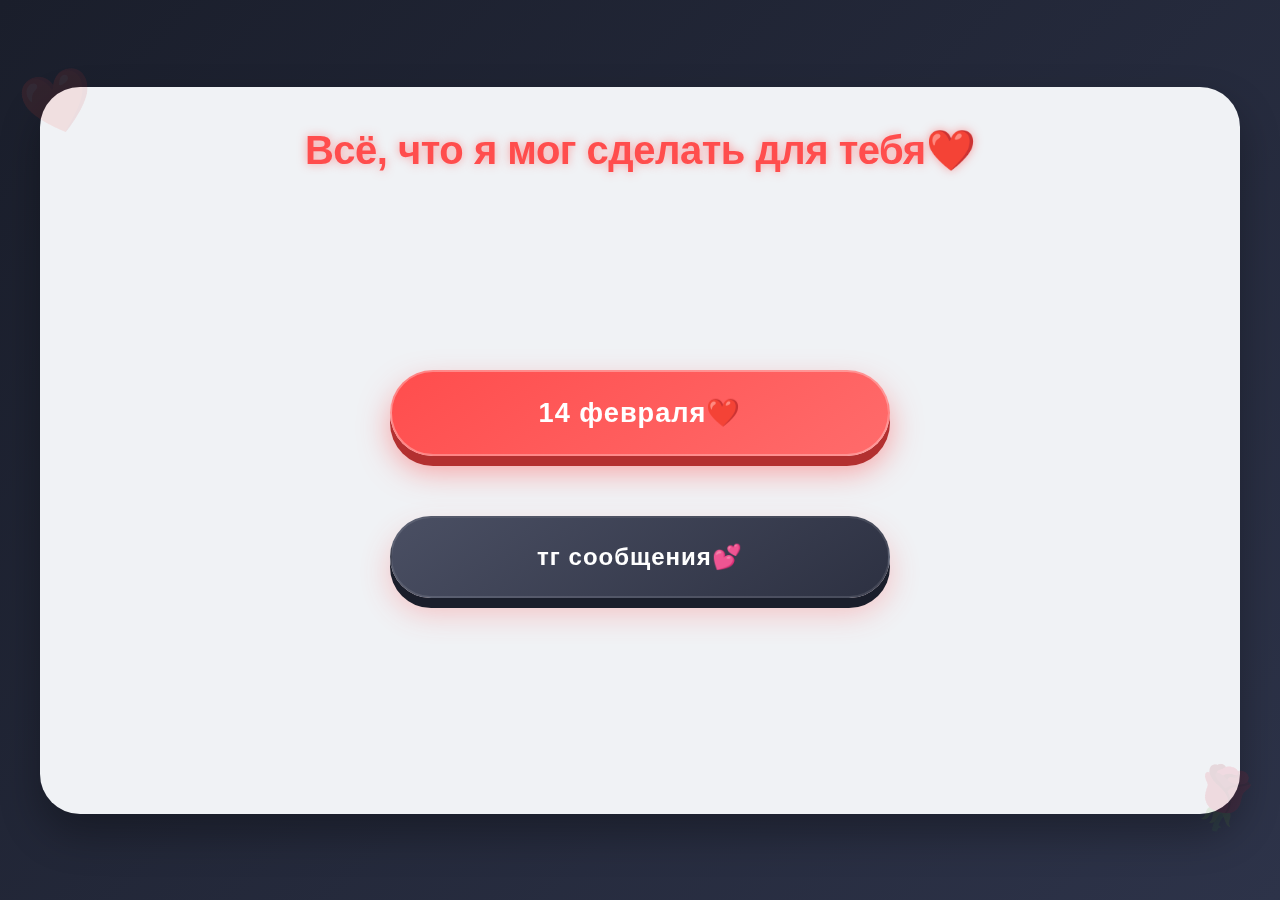
<file: index.html>
<!DOCTYPE html>
<html lang="ru">
<head>
    <meta charset="UTF-8">
    <meta name="viewport" content="width=device-width, initial-scale=1.0">
    <title>Всё, что я делал</title>
    
    <!-- Favicon в виде сердца и розы -->
    <link rel="icon" type="image/svg+xml" href="data:image/svg+xml,%3Csvg xmlns='http://www.w3.org/2000/svg' viewBox='0 0 100 100'%3E%3ClinearGradient id='g' x1='0%25' y1='0%25' x2='100%25' y2='100%25'%3E%3Cstop offset='0%25' stop-color='%23ff4d4d'/%3E%3Cstop offset='50%25' stop-color='%23ff6b6b'/%3E%3Cstop offset='100%25' stop-color='%23ff4d4d'/%3E%3C/linearGradient%3E%3Ccircle cx='50' cy='35' r='20' fill='url(%23g)'/%3E%3Ccircle cx='30' cy='45' r='20' fill='url(%23g)'/%3E%3Cpath d='M25 50 Q40 80 50 90 Q60 80 75 50' fill='url(%23g)'/%3E%3Ctext x='50' y='95' font-size='12' text-anchor='middle' fill='%23ff4d4d' font-family='Arial'%3E🌹%3C/text%3E%3C/svg%3E">
    
    <!-- Подключаем внешний CSS файл -->
    <link rel="stylesheet" href="index.css">
    
    <style>
        /* Дополнительные стили для центрирования правой таблицы */
        .main-content {
            display: flex;
            justify-content: center;
            align-items: center;
            min-height: 60vh;
            width: 100%;
        }
        
        .right-table {
            width: 500px;
            margin: 0 auto;
        }
        
        .table-container {
            width: 100%;
        }
        
        .texture-row {
            cursor: pointer;
            transition: all 0.3s ease;
        }
        
        .texture-row:hover {
            transform: scale(1.05);
        }
        
        /* Убираем левую таблицу и нижние кнопки */
        .left-table, .bottom-nav1, .bottom-nav2 {
            display: none;
        }
        
        /* Стили для фона с сердечками */
        .background-hearts {
            position: fixed;
            top: 0;
            left: 0;
            width: 100%;
            height: 100%;
            pointer-events: none;
            z-index: -1;
        }
        
        .title {
            text-align: center;
            color: #ff4d4d;
            font-size: 2.5em;
            text-shadow: 0 0 10px rgba(255, 77, 77, 0.5);
            margin-bottom: 40px;
        }
        
        /* Стили для строк правой таблицы */
        .texture-row {
            padding: 25px 30px;
            margin: 20px 0;
            background: linear-gradient(145deg, #4a4f63, #2d3142);
            border-radius: 60px;
            color: white;
            font-size: 1.5em;
            text-align: center;
            box-shadow: 0 10px 0 #1a1e2b, 0 15px 30px rgba(255, 77, 77, 0.3);
            border: 2px solid rgba(255, 255, 255, 0.1);
            font-weight: bold;
            transition: all 0.3s ease;
        }
        
        .texture-row:hover {
            transform: translateY(-5px);
            box-shadow: 0 15px 0 #1a1e2b, 0 20px 40px rgba(255, 77, 77, 0.5);
        }
        
        .texture-row:active {
            transform: translateY(5px);
            box-shadow: 0 5px 0 #1a1e2b, 0 10px 20px rgba(255, 77, 77, 0.3);
        }
        
        .important {
            background: linear-gradient(145deg, #ff4d4d, #ff6b6b);
            font-size: 1.7em;
            border: 2px solid rgba(255, 255, 255, 0.3);
            box-shadow: 0 10px 0 #b33030, 0 15px 30px rgba(255, 77, 77, 0.5);
        }
        
        .important:hover {
            background: linear-gradient(145deg, #ff6666, #ff8585);
            box-shadow: 0 15px 0 #b33030, 0 20px 40px rgba(255, 77, 77, 0.7);
        }
        
        body {
            background: linear-gradient(135deg, #1a1e2b 0%, #2d3349 100%);
            margin: 0;
            overflow-x: hidden;
            min-height: 100vh;
            font-family: 'Inter', -apple-system, BlinkMacSystemFont, 'Segoe UI', Roboto, sans-serif;
            display: flex;
            align-items: center;
            justify-content: center;
            padding: 20px;
        }
        
        .container {
            max-width: 1200px;
            width: 100%;
            background: #f0f2f5;
            border-radius: 40px;
            padding: 40px;
            box-shadow: 0 20px 40px rgba(0, 0, 0, 0.3);
            position: relative;
            z-index: 1;
            margin: 20px auto;
        }
        
        /* Анимация для появления строк */
        @keyframes slideIn {
            from {
                opacity: 0;
                transform: translateY(30px);
            }
            to {
                opacity: 1;
                transform: translateY(0);
            }
        }
        
        .texture-row {
            animation: slideIn 0.5s ease-out forwards;
        }
        
        .texture-row:nth-child(1) {
            animation-delay: 0.2s;
        }
        
        .texture-row:nth-child(2) {
            animation-delay: 0.4s;
        }
        
        /* Декоративные элементы */
        .container::before {
            content: "❤️";
            position: absolute;
            top: -20px;
            left: -20px;
            font-size: 60px;
            opacity: 0.1;
            transform: rotate(-15deg);
            pointer-events: none;
        }
        
        .container::after {
            content: "🌹";
            position: absolute;
            bottom: -20px;
            right: -20px;
            font-size: 60px;
            opacity: 0.1;
            transform: rotate(15deg);
            pointer-events: none;
        }
    </style>
</head>
<body>
    <!-- Фон с плавающими сердечками -->
    <div class="background-hearts" id="backgroundHearts"></div>

    <div class="container">
        <!-- Заголовок по центру с сердечком -->
        <h1 class="title">Всё, что я мог сделать для тебя❤️</h1>

        <!-- Основной контент с централизованной правой таблицей -->
        <div class="main-content">
            <!-- Только правая таблица, централизованная -->
            <div class="right-table">
                <div class="table-container">
                    <!-- Строки с ссылками на другие файлы в отдельных папках -->
                    <div class="texture-row important" onclick="window.location.href='1414/index.html'">14 февраля❤️</div>
                    <div class="texture-row" onclick="window.location.href='fashion/index.html'">тг сообщения💕</div>
                </div>
            </div>
        </div>
    </div>

    <script>
        // Функция для создания плавающих сердечек
        function createHeart() {
            const heart = document.createElement('div');
            heart.innerHTML = '❤️';
            heart.style.position = 'fixed';
            heart.style.left = Math.random() * 100 + '%';
            heart.style.top = '110%';
            heart.style.fontSize = (Math.random() * 30 + 20) + 'px';
            heart.style.opacity = Math.random() * 0.5 + 0.2;
            heart.style.animation = `floatUp ${Math.random() * 8 + 7}s linear forwards`;
            heart.style.pointerEvents = 'none';
            heart.style.zIndex = '9999';
            heart.style.color = 'rgba(255, 77, 77, 0.3)';
            
            document.body.appendChild(heart);
            
            setTimeout(() => {
                heart.remove();
            }, 15000);
        }
        
        // Создаем сердечки каждые 300ms
        setInterval(createHeart, 300);
        
        // Добавляем стиль для анимации, если его нет
        const style = document.createElement('style');
        style.textContent = `
            @keyframes floatUp {
                0% {
                    transform: translateY(0) rotate(0deg);
                    opacity: 0.3;
                }
                100% {
                    transform: translateY(-110vh) rotate(360deg);
                    opacity: 0;
                }
            }
        `;
        document.head.appendChild(style);
        
        // Создаем несколько сердечек сразу при загрузке
        for (let i = 0; i < 10; i++) {
            setTimeout(createHeart, i * 100);
        }
    </script>
</body>
</html>
</file>
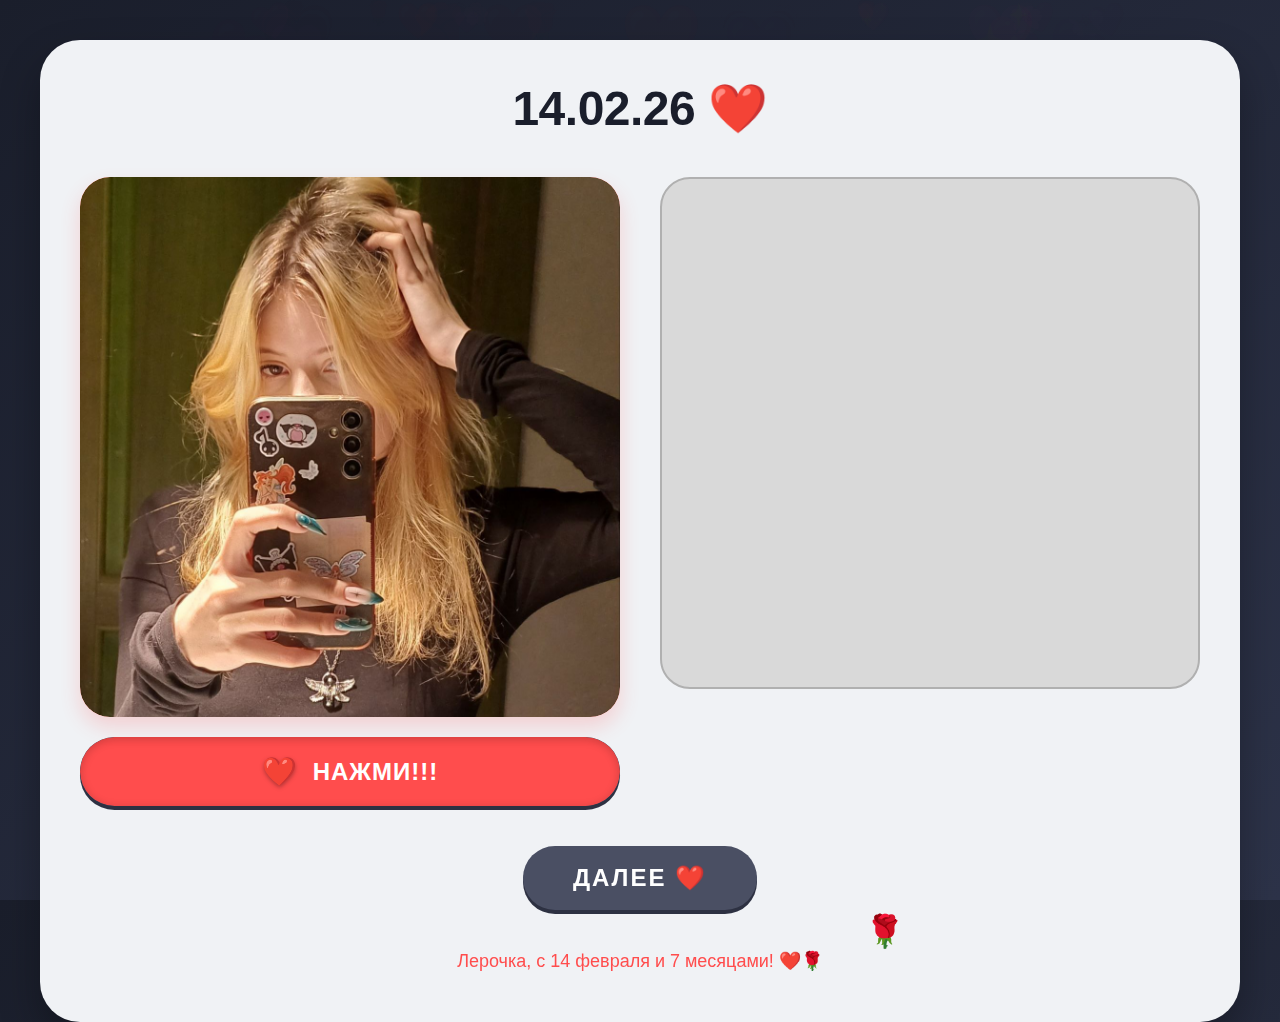
<file: 1414/index.html>
<!DOCTYPE html>
<html lang="ru">
<head>
    <meta charset="UTF-8">
    <meta name="viewport" content="width=device-width, initial-scale=1.0">
    <title>Лерочка, любимая моя</title>
    
    <!-- Favicon в виде сердца и розы -->
    <link rel="icon" type="image/svg+xml" href="data:image/svg+xml,%3Csvg xmlns='http://www.w3.org/2000/svg' viewBox='0 0 100 100'%3E%3ClinearGradient id='g' x1='0%25' y1='0%25' x2='100%25' y2='100%25'%3E%3Cstop offset='0%25' stop-color='%23ff4d4d'/%3E%3Cstop offset='50%25' stop-color='%23ff6b6b'/%3E%3Cstop offset='100%25' stop-color='%23ff4d4d'/%3E%3C/linearGradient%3E%3Ccircle cx='50' cy='35' r='20' fill='url(%23g)'/%3E%3Ccircle cx='30' cy='45' r='20' fill='url(%23g)'/%3E%3Cpath d='M25 50 Q40 80 50 90 Q60 80 75 50' fill='url(%23g)'/%3E%3Ctext x='50' y='95' font-size='12' text-anchor='middle' fill='%23ff4d4d' font-family='Arial'%3E🌹%3C/text%3E%3C/svg%3E">
    
    <!-- Подключаем внешний CSS файл -->
    <link rel="stylesheet" href="css.css">
    
    <style>
        /* Дополнительные стили для фото */
        .photo-container {
            width: 100%;
            height: 100%;
            position: relative;
            overflow: hidden;
            border-radius: 30px;
        }
        
        .photo-container img {
            width: 100%;
            height: 100%;
            object-fit: cover;
            display: block;
            transition: transform 0.3s ease;
        }
        
        .photo-container:hover img {
            transform: scale(1.05);
        }
        
        /* Затемнение для текста на фото */
        .photo-overlay {
            position: absolute;
            bottom: 0;
            left: 0;
            right: 0;
            background: linear-gradient(to top, rgba(0,0,0,0.7), transparent);
            color: white;
            padding: 20px;
            text-align: center;
            font-size: 18px;
            opacity: 0;
            transition: opacity 0.3s ease;
            border-radius: 0 0 30px 30px;
        }
        
        .photo-container:hover .photo-overlay {
            opacity: 1;
        }
        
        /* Обновляем стили для плейсхолдера, чтобы он принимал фото */
        .png-placeholder {
            padding: 0;
            overflow: hidden;
        }
        
        .png-placeholder::before,
        .png-placeholder::after {
            display: none; /* Убираем декоративные элементы */
        }

        body {
            background-color: #1a1a1a;
            margin: 0;
            overflow-x: hidden;
            height: 100vh;
        }

        .flower {
            position: fixed;
            bottom: -50px;
            font-size: 24px;
            z-index: 9999;
            pointer-events: none; /* чтоб цветы не мешали кликать по сайту */
            user-select: none; /* чтоб нельзя было выделить */
            animation-name: floatUp;
            animation-timing-function: linear;
            animation-fill-mode: forwards;
        }

        @keyframes floatUp {
            0% {
                bottom: 110vh; /* вылет сверху ЗА страницей */
                transform: translateX(0) rotate(0deg);
                opacity: 1;
            }
            100% {
                bottom: -50px;
                transform: translateX(20px) rotate(360deg); /* падают и крутяца */
                opacity: 0.7;
            }
        }
    </style>
</head>
<body>
    <!-- Фон с плавающими сердечками -->
    <div class="background-hearts" id="backgroundHearts"></div>

    <div class="container">
        <!-- Заголовок по центру с сердечком -->
        <h1 class="title">14.02.26 ❤️</h1>

        <!-- Основной контент с двумя таблицами -->
        <div class="main-content">
            <!-- Левая таблица с фотографией -->
            <div class="left-table">
                <div class="table-container">
                    <div class="png-placeholder">
                        <div class="photo-container">
                            <!-- Здесь вставьте путь к вашей фотографии -->
                            <img src="1.jpg" alt="Лерочка" id="mainPhoto">
                            <div class="photo-overlay" id="photoOverlay">
                                Лерочка ❤️ 14.02.26
                            </div>
                        </div>
                    </div>
                    
                    <!-- Кнопка НАЖМИ!!! -->
                    <button class="png-button">
                        <div class="inner-click-btn" id="heartExplosionBtn">
                            <div class="button-content">
                                <span class="main-text">
                                    <span class="emoji-text">❤️</span>
                                    НАЖМИ!!!
                                </span>
                            </div>
                        </div>
                    </button>
                </div>
            </div>

            <!-- Правая таблица с поздравлениями -->
            <div class="right-table">
                <div class="table-container">
                    <div class="texture-row important" onclick="showMessage('С днем всех влюбленных! ❤️')">❤️ 14 февраля ❤️</div>
                    <div class="texture-row important" onclick="showMessage('7 месяцев вместе! 🥰')">💕 7 месяцев отношений 💕</div>
                    <div class="texture-row" onclick="showMessage('Ты самая лучшая! 🥰')">🥰 Лерочка 🥰</div>
                    <div class="texture-row" onclick="showMessage('Я тебя люблю! 💕')">💕 Люблю 💕</div>
                    <div class="texture-row" onclick="showMessage('Моя любимая! ❤️')">❤️ Моя любимая ❤️</div>
                    <div class="texture-row" onclick="showMessage('Счастье мое! 🌸')">🌸 Счастье 🌸</div>
                </div>
            </div>
        </div>

        <!-- Нижняя кнопка -->
        <div class="bottom-nav">
            <button class="next-btn" onclick="window.location.href='page2.html'">ДАЛЕЕ ❤️</button>
        </div>
        
        <!-- Милая подпись -->
        <div class="footer-note">
            Лерочка, с 14 февраля и 7 месяцами! ❤️🌹
        </div>
    </div>

    <script>
        // Функция для создания взрыва сердечек
        function createHeartExplosion() {
            const emojis = ['❤️', '❤️‍🔥', '💖', '💗', '💓', '💞', '💕', '❤️‍🩹', '🌹', '🥰', '😘', '💝', '🌸'];
            
            // Создаем 40 сердечек
            for (let i = 0; i < 40; i++) {
                setTimeout(() => {
                    const heart = document.createElement('div');
                    heart.className = 'heart-explosion';
                    
                    // Случайный эмодзи из списка
                    const randomEmoji = emojis[Math.floor(Math.random() * emojis.length)];
                    heart.textContent = randomEmoji;
                    
                    // Случайная позиция на экране (в районе кнопки)
                    const btn = document.getElementById('heartExplosionBtn');
                    const rect = btn.getBoundingClientRect();
                    
                    heart.style.left = (rect.left + rect.width/2 + (Math.random() - 0.5) * 250) + 'px';
                    heart.style.top = (rect.top + rect.height/2 + (Math.random() - 0.5) * 150) + 'px';
                    
                    // Случайный размер
                    heart.style.fontSize = (20 + Math.random() * 40) + 'px';
                    
                    document.body.appendChild(heart);
                    
                    // Удаляем сердечко после анимации
                    setTimeout(() => {
                        heart.remove();
                    }, 1500);
                }, i * 15);
            }
            
            // Вибрация на мобильных устройствах
            if (navigator.vibrate) {
                navigator.vibrate([100, 50, 100, 50, 100, 50, 100]);
            }
            
            // Показываем поздравление
            setTimeout(() => {
                alert('С 14 февраля и 7 месяцами, любимая Лерочка! ❤️🌹');
            }, 500);
        }

        // Функция для показа сообщения при клике на текстухи
        function showMessage(message) {
            alert(message);
            // Маленький взрыв сердечек при клике
            for (let i = 0; i < 10; i++) {
                setTimeout(() => {
                    const heart = document.createElement('div');
                    heart.className = 'heart-explosion';
                    heart.textContent = '❤️';
                    heart.style.left = (event.clientX + (Math.random() - 0.5) * 100) + 'px';
                    heart.style.top = (event.clientY + (Math.random() - 0.5) * 50) + 'px';
                    heart.style.fontSize = (15 + Math.random() * 20) + 'px';
                    document.body.appendChild(heart);
                    setTimeout(() => heart.remove(), 1000);
                }, i * 30);
            }
        }

        // Создание фоновых сердечек
        function createBackgroundHearts() {
            const container = document.getElementById('backgroundHearts');
            const heartEmojis = ['❤️', '💖', '💗', '💓', '💕', '🌹', '🌸'];
            
            for (let i = 0; i < 20; i++) {
                const heart = document.createElement('div');
                heart.className = 'floating-heart';
                heart.textContent = heartEmojis[Math.floor(Math.random() * heartEmojis.length)];
                heart.style.left = Math.random() * 100 + '%';
                heart.style.animationDelay = Math.random() * 20 + 's';
                heart.style.animationDuration = (15 + Math.random() * 20) + 's';
                heart.style.fontSize = (20 + Math.random() * 50) + 'px';
                heart.style.opacity = 0.05 + Math.random() * 0.1;
                container.appendChild(heart);
            }
        }

        // Добавляем обработчики событий
        document.addEventListener('DOMContentLoaded', function() {
            // Создаем фоновые сердечки
            createBackgroundHearts();
            
            // Обработчик для главной кнопки
            const innerBtn = document.getElementById('heartExplosionBtn');
            
            innerBtn.addEventListener('click', function(e) {
                e.preventDefault();
                e.stopPropagation();
                createHeartExplosion();
                
                // Эффект на кнопку
                innerBtn.style.transform = 'scale(0.95)';
                setTimeout(() => {
                    innerBtn.style.transform = '';
                }, 100);
            });
            
            // Добавляем эффект появления для таблицы
            const rows = document.querySelectorAll('.texture-row');
            rows.forEach((row, index) => {
                row.style.animation = `slideIn 0.3s ease forwards ${index * 0.1}s`;
                row.style.opacity = '0';
                row.style.transform = 'translateX(20px)';
            });
            
            // Обработчик для фото - можно увеличить при клике
            const photo = document.getElementById('mainPhoto');
            if (photo) {
                photo.addEventListener('click', function() {
                    this.style.transform = 'scale(1.1)';
                    setTimeout(() => {
                        this.style.transform = 'scale(1)';
                    }, 300);
                    
                    // Маленький взрыв сердечек вокруг фото
                    for (let i = 0; i < 15; i++) {
                        setTimeout(() => {
                            const heart = document.createElement('div');
                            heart.className = 'heart-explosion';
                            heart.textContent = '❤️';
                            
                            const rect = this.getBoundingClientRect();
                            heart.style.left = (rect.left + rect.width/2 + (Math.random() - 0.5) * 150) + 'px';
                            heart.style.top = (rect.top + rect.height/2 + (Math.random() - 0.5) * 100) + 'px';
                            heart.style.fontSize = (15 + Math.random() * 25) + 'px';
                            
                            document.body.appendChild(heart);
                            setTimeout(() => heart.remove(), 1000);
                        }, i * 50);
                    }
                });
            }
        });
    </script>

    <script>
        const emojis = ["🌸", "🌹", "🌷", "🌺"];

        function createFlower() {
            const flower = document.createElement('div');
            flower.innerText = emojis[Math.floor(Math.random() * emojis.length)];
            flower.classList.add('flower');

            flower.style.left = Math.random() * 100 + 'vw';

            flower.style.fontSize = (Math.random() * 20 + 20) + 'px';

            const duration = Math.random() * 5 + 5;
            flower.style.animationDuration = duration + 's';

            document.body.appendChild(flower);

            setTimeout(() => {
                flower.remove();
            }, duration * 1000);
        }
        // 800 - миллисекунды. Больше мс - реже падают.
        setInterval(createFlower, 800); 
    </script>
</body>
</html>
</file>
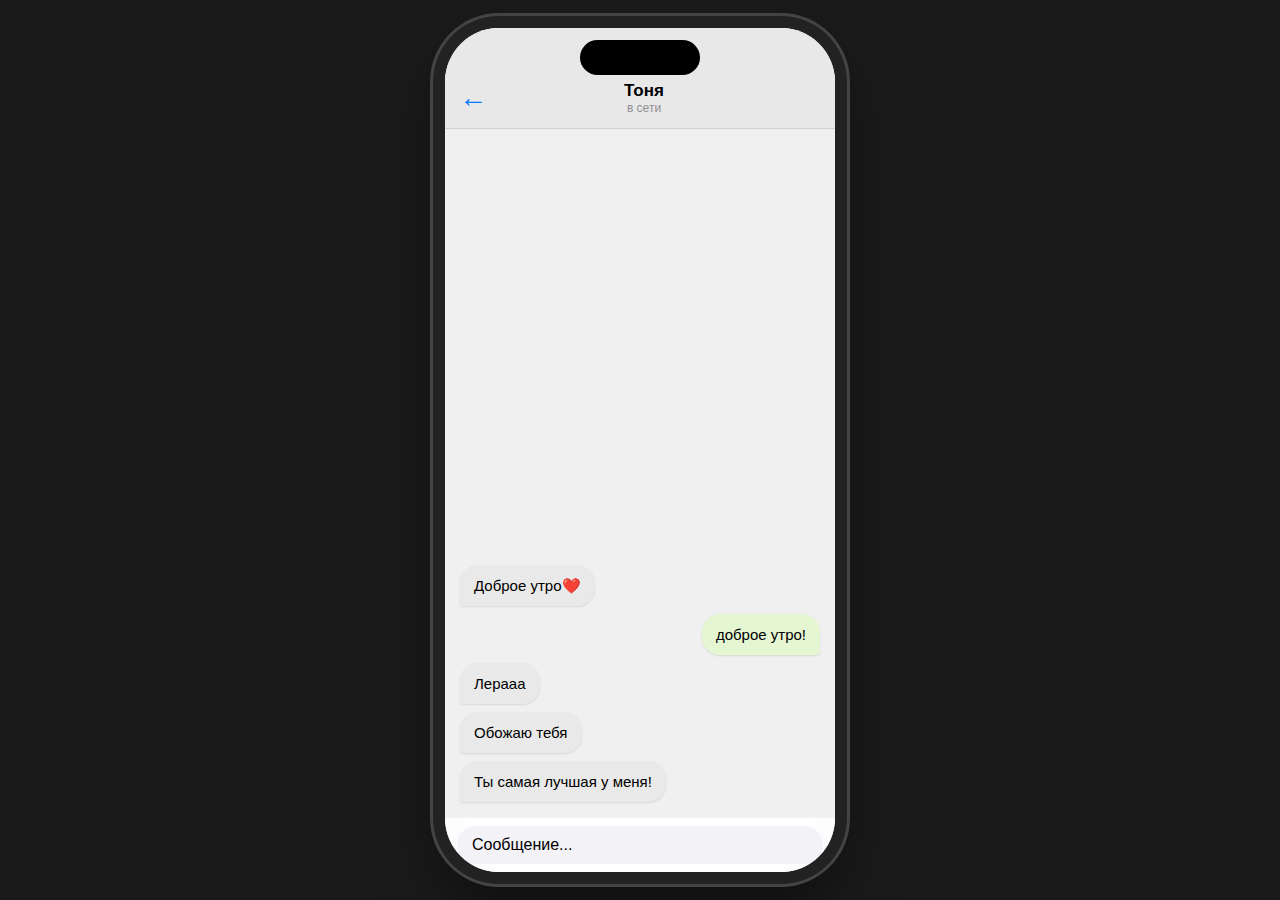
<file: fashion/index.html>
<!DOCTYPE html>
<html lang="ru">
<head>
    <meta charset="UTF-8">
    <meta name="viewport" content="width=device-width, initial-scale=1.0, maximum-scale=1.0, user-scalable=yes, viewport-fit=cover">
    <title>Телеграм</title>

    <!-- Favicon в виде сердца и розы -->
    <link rel="icon" type="image/svg+xml" href="data:image/svg+xml,%3Csvg xmlns='http://www.w3.org/2000/svg' viewBox='0 0 100 100'%3E%3ClinearGradient id='g' x1='0%25' y1='0%25' x2='100%25' y2='100%25'%3E%3Cstop offset='0%25' stop-color='%23ff4d4d'/%3E%3Cstop offset='50%25' stop-color='%23ff6b6b'/%3E%3Cstop offset='100%25' stop-color='%23ff4d4d'/%3E%3C/linearGradient%3E%3Ccircle cx='50' cy='35' r='20' fill='url(%23g)'/%3E%3Ccircle cx='30' cy='45' r='20' fill='url(%23g)'/%3E%3Cpath d='M25 50 Q40 80 50 90 Q60 80 75 50' fill='url(%23g)'/%3E%3Ctext x='50' y='95' font-size='12' text-anchor='middle' fill='%23ff4d4d' font-family='Arial'%3E🌹%3C/text%3E%3C/svg%3E">
    
    <link rel="stylesheet" href="css.css">
    
    <style>
        /* Индикатор печатания */
        .typing-indicator {
            display: flex;
            align-items: center;
            gap: 4px;
            padding: 12px 16px;
            background: #e9e9e9;
            border-radius: 18px;
            border-bottom-left-radius: 4px;
            max-width: 70px;
            margin-top: 8px;
            margin-bottom: 0;
            align-self: flex-start;
        }
        
        .typing-dot {
            width: 8px;
            height: 8px;
            background: #8e8e93;
            border-radius: 50%;
            animation: typingBounce 1.4s infinite ease-in-out;
        }
        
        .typing-dot:nth-child(1) { animation-delay: 0s; }
        .typing-dot:nth-child(2) { animation-delay: 0.2s; }
        .typing-dot:nth-child(3) { animation-delay: 0.4s; }
        
        @keyframes typingBounce {
            0%, 60%, 100% { transform: translateY(0); }
            30% { transform: translateY(-8px); background: #007aff; }
        }
        
        /* Анимация появления новых сообщений */
        .msg {
            animation: messageAppear 0.3s ease-out;
        }
        
        @keyframes messageAppear {
            from {
                opacity: 0;
                transform: translateY(10px);
            }
            to {
                opacity: 1;
                transform: translateY(0);
            }
        }
        
        /* Контейнер для сообщений и индикатора */
        .chat-container {
            display: flex;
            flex-direction: column;
            justify-content: flex-end; /* Важно: прижимает содержимое к низу */
        }
        
        /* Обертка для сообщений */
        .messages-wrapper {
            display: flex;
            flex-direction: column;
            gap: 8px;
        }
        
        /* Стили для шапки с кнопкой назад */
        .header-with-back {
            display: flex;
            align-items: center;
            padding-top: 50px;
            padding-bottom: 10px;
            background: var(--header-bg);
            backdrop-filter: var(--liquid-blur);
            -webkit-backdrop-filter: var(--liquid-blur);
            border-bottom: 1px solid rgba(0,0,0,0.1);
            z-index: 10;
            flex-shrink: 0;
        }
        
        .back-button {
            width: 40px;
            height: 40px;
            display: flex;
            align-items: center;
            justify-content: center;
            margin-left: 8px;
            cursor: pointer;
            border-radius: 50%;
            transition: background-color 0.2s;
        }
        
        .back-button:hover {
            background-color: rgba(0, 0, 0, 0.05);
        }
        
        .back-button:active {
            background-color: rgba(0, 0, 0, 0.1);
        }
        
        .back-arrow {
            font-size: 28px;
            color: var(--tg-blue);
            font-weight: 400;
            line-height: 1;
        }
        
        .header-center {
            flex: 1;
            text-align: center;
        }
        
        .header-center .name { 
            font-weight: 600; 
            font-size: 17px; 
            color: #000;
        }
        
        .header-center .status { 
            font-size: 12px; 
            color: var(--tg-gray);
        }

        .msg {
            max-width: 80%;
        }
        
        @media (max-width: 380px) {
            .msg {
                max-width: 85%;
            }
        }
    </style>
</head>
<body>

    <div class="iphone-14">
        <!-- Dynamic Island -->
        <div class="notch"></div>
        
        <!-- Заголовок чата с кнопкой назад -->
        <div class="header-with-back">
            <div class="back-button" onclick="window.location.href='../index.html'">
                <span class="back-arrow">←</span>
            </div>
            <div class="header-center">
                <div class="name">Тоня</div>
                <div class="status">в сети</div>
            </div>
            <div style="width: 40px;"></div> <!-- Пустой div для баланса -->
        </div>

        <!-- Область сообщений -->
        <div class="chat-container" id="chatContainer">
            <!-- Обертка для всех сообщений (чтобы индикатор был после них) -->
            <div class="messages-wrapper" id="messagesWrapper">
                <div class="msg in">Доброе утро❤️</div>
                <div class="msg out">доброе утро!</div>
                <div class="msg in">Лерааа</div>
                <!-- Добавляем сообщения из скриншота для теста -->
                <div class="msg in">Обожаю тебя</div>
                <div class="msg in">Ты самая лучшая у меня!</div>
            </div>
            
            <!-- Индикатор печатания будет вставлен сюда скриптом -->
        </div>

        <!-- Поле ввода -->
        <div class="input-bar">
            <div class="input-field" id="display">Сообщение...</div>
        </div>
    </div>

    <script>
        // Массив с сообщениями для автоматической отправки
        const autoMessages = [
            "А я люблю тебя ❤️",
            "Как твои дела?",
            "Я скучаю по тебе очень:(",
            "Что делаешь сейчас?",
            "Обожаю тебя",
            "Ты самая лучшая у меня!",
            "💋",
            "Милая моя",
            "Созвончик?",
            "Любовь ты моя❤️❤️"
        ];
        
        let messageIndex = 0;
        let typingInterval;
        let isTyping = false;
        
        // Получаем контейнеры
        const chatContainer = document.getElementById('chatContainer');
        const messagesWrapper = document.getElementById('messagesWrapper');
        
        // Создаем индикатор печатания
        const typingIndicator = document.createElement('div');
        typingIndicator.className = 'typing-indicator';
        typingIndicator.innerHTML = '<div class="typing-dot"></div><div class="typing-dot"></div><div class="typing-dot"></div>';
        typingIndicator.id = 'typingIndicator';
        typingIndicator.style.display = 'none'; // Скрыт по умолчанию
        
        // Добавляем индикатор в chatContainer ПОСЛЕ messagesWrapper
        chatContainer.appendChild(typingIndicator);
        
        // Автоматический скролл вниз при загрузке
        window.addEventListener('load', function() {
            if (chatContainer) {
                chatContainer.scrollTop = chatContainer.scrollHeight;
            }
        });

        // Функция показа индикатора печатания
        function showTypingIndicator() {
            typingIndicator.style.display = 'flex';
            // Скроллим к индикатору
            chatContainer.scrollTop = chatContainer.scrollHeight;
        }
        
        // Функция скрытия индикатора печатания
        function hideTypingIndicator() {
            typingIndicator.style.display = 'none';
        }
        
        // Функция добавления нового сообщения
        function addNewMessage() {
            if (messageIndex >= autoMessages.length) {
                messageIndex = 0; // Зацикливаем сообщения
            }
            
            // Создаем новое сообщение
            const messageDiv = document.createElement('div');
            messageDiv.className = 'msg in';
            messageDiv.textContent = autoMessages[messageIndex];
            
            // Добавляем сообщение в messagesWrapper (перед индикатором)
            messagesWrapper.appendChild(messageDiv);
            
            // Скроллим вниз
            chatContainer.scrollTop = chatContainer.scrollHeight;
            
            messageIndex++;
        }
        
        // Функция имитации печатания и отправки
        function simulateTyping() {
            if (isTyping) return;
            
            isTyping = true;
            
            // Показываем индикатор печатания
            showTypingIndicator();
            
            // Через 2 секунды добавляем сообщение
            setTimeout(() => {
                hideTypingIndicator();
                addNewMessage();
                isTyping = false;
            }, 2000);
        }
        
        // Запускаем автоматическую отправку каждые 5 секунд
        function startAutoMessages() {
            // Первое сообщение через 1 секунду после загрузки
            setTimeout(() => {
                simulateTyping();
            }, 1000);
            
            // Запускаем интервал
            typingInterval = setInterval(() => {
                simulateTyping();
            }, 5000);
        }
        
        // Останавливаем автоматическую отправку
        function stopAutoMessages() {
            if (typingInterval) {
                clearInterval(typingInterval);
            }
            hideTypingIndicator();
        }

        // Запускаем автоматическую отправку
        document.addEventListener('DOMContentLoaded', function() {
            startAutoMessages();
        });
        
        // Останавливаем при уходе со страницы
        window.addEventListener('beforeunload', function() {
            stopAutoMessages();
        });
    </script>
</body>
</html>
</file>
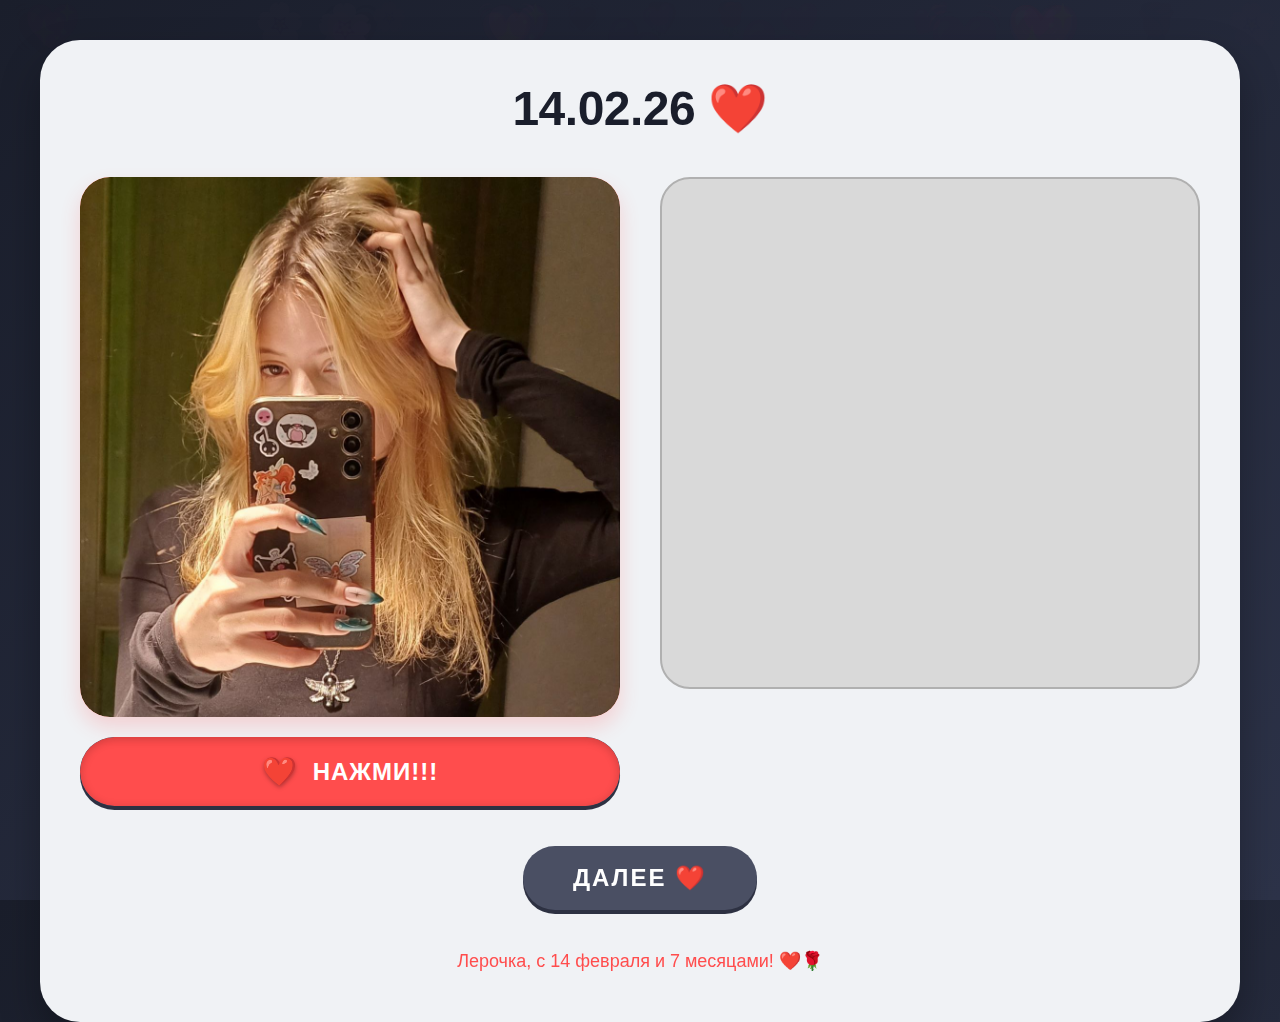
<file: page1.html>
<!DOCTYPE html>
<html lang="ru">
<head>
    <meta charset="UTF-8">
    <meta name="viewport" content="width=device-width, initial-scale=1.0">
    <title>Лерочка, любимая моя</title>
    
    <!-- Favicon в виде сердца и розы -->
    <link rel="icon" type="image/svg+xml" href="data:image/svg+xml,%3Csvg xmlns='http://www.w3.org/2000/svg' viewBox='0 0 100 100'%3E%3ClinearGradient id='g' x1='0%25' y1='0%25' x2='100%25' y2='100%25'%3E%3Cstop offset='0%25' stop-color='%23ff4d4d'/%3E%3Cstop offset='50%25' stop-color='%23ff6b6b'/%3E%3Cstop offset='100%25' stop-color='%23ff4d4d'/%3E%3C/linearGradient%3E%3Ccircle cx='50' cy='35' r='20' fill='url(%23g)'/%3E%3Ccircle cx='30' cy='45' r='20' fill='url(%23g)'/%3E%3Cpath d='M25 50 Q40 80 50 90 Q60 80 75 50' fill='url(%23g)'/%3E%3Ctext x='50' y='95' font-size='12' text-anchor='middle' fill='%23ff4d4d' font-family='Arial'%3E🌹%3C/text%3E%3C/svg%3E">
    
    <!-- Подключаем внешний CSS файл -->
    <link rel="stylesheet" href="css.css">
    
    <style>
        /* Дополнительные стили для фото */
        .photo-container {
            width: 100%;
            height: 100%;
            position: relative;
            overflow: hidden;
            border-radius: 30px;
        }
        
        .photo-container img {
            width: 100%;
            height: 100%;
            object-fit: cover;
            display: block;
            transition: transform 0.3s ease;
        }
        
        .photo-container:hover img {
            transform: scale(1.05);
        }
        
        /* Затемнение для текста на фото */
        .photo-overlay {
            position: absolute;
            bottom: 0;
            left: 0;
            right: 0;
            background: linear-gradient(to top, rgba(0,0,0,0.7), transparent);
            color: white;
            padding: 20px;
            text-align: center;
            font-size: 18px;
            opacity: 0;
            transition: opacity 0.3s ease;
            border-radius: 0 0 30px 30px;
        }
        
        .photo-container:hover .photo-overlay {
            opacity: 1;
        }
        
        /* Обновляем стили для плейсхолдера, чтобы он принимал фото */
        .png-placeholder {
            padding: 0;
            overflow: hidden;
        }
        
        .png-placeholder::before,
        .png-placeholder::after {
            display: none; /* Убираем декоративные элементы */
        }

        body {
            background-color: #1a1a1a;
            margin: 0;
            overflow-x: hidden;
            height: 100vh;
        }

        .flower {
            position: fixed;
            bottom: -50px;
            font-size: 24px;
            z-index: 9999;
            pointer-events: none; /* чтоб цветы не мешали кликать по сайту */
            user-select: none; /* чтоб нельзя было выделить */
            animation-name: floatUp;
            animation-timing-function: linear;
            animation-fill-mode: forwards;
        }

        @keyframes floatUp {
            0% {
                bottom: 110vh; /* вылет сверху ЗА страницей */
                transform: translateX(0) rotate(0deg);
                opacity: 1;
            }
            100% {
                bottom: -50px;
                transform: translateX(20px) rotate(360deg); /* падают и крутяца */
                opacity: 0.7;
            }
        }
    </style>
</head>
<body>
    <!-- Фон с плавающими сердечками -->
    <div class="background-hearts" id="backgroundHearts"></div>

    <div class="container">
        <!-- Заголовок по центру с сердечком -->
        <h1 class="title">14.02.26 ❤️</h1>

        <!-- Основной контент с двумя таблицами -->
        <div class="main-content">
            <!-- Левая таблица с фотографией -->
            <div class="left-table">
                <div class="table-container">
                    <div class="png-placeholder">
                        <div class="photo-container">
                            <!-- Здесь вставьте путь к вашей фотографии -->
                            <img src="1.jpg" alt="Лерочка" id="mainPhoto">
                            <div class="photo-overlay" id="photoOverlay">
                                Лерочка ❤️ 14.02.26
                            </div>
                        </div>
                    </div>
                    
                    <!-- Кнопка НАЖМИ!!! -->
                    <button class="png-button">
                        <div class="inner-click-btn" id="heartExplosionBtn">
                            <div class="button-content">
                                <span class="main-text">
                                    <span class="emoji-text">❤️</span>
                                    НАЖМИ!!!
                                </span>
                            </div>
                        </div>
                    </button>
                </div>
            </div>

            <!-- Правая таблица с поздравлениями -->
            <div class="right-table">
                <div class="table-container">
                    <div class="texture-row important" onclick="showMessage('С днем всех влюбленных! ❤️')">❤️ 14 февраля ❤️</div>
                    <div class="texture-row important" onclick="showMessage('7 месяцев вместе! 🥰')">💕 7 месяцев отношений 💕</div>
                    <div class="texture-row" onclick="showMessage('Ты самая лучшая! 🥰')">🥰 Лерочка 🥰</div>
                    <div class="texture-row" onclick="showMessage('Я тебя люблю! 💕')">💕 Люблю 💕</div>
                    <div class="texture-row" onclick="showMessage('Моя любимая! ❤️')">❤️ Моя любимая ❤️</div>
                    <div class="texture-row" onclick="showMessage('Счастье мое! 🌸')">🌸 Счастье 🌸</div>
                </div>
            </div>
        </div>

        <!-- Нижняя кнопка -->
        <div class="bottom-nav">
            <button class="next-btn" onclick="window.location.href='page2.html'">ДАЛЕЕ ❤️</button>
        </div>
        
        <!-- Милая подпись -->
        <div class="footer-note">
            Лерочка, с 14 февраля и 7 месяцами! ❤️🌹
        </div>
    </div>

    <script>
        // Функция для создания взрыва сердечек
        function createHeartExplosion() {
            const emojis = ['❤️', '❤️‍🔥', '💖', '💗', '💓', '💞', '💕', '❤️‍🩹', '🌹', '🥰', '😘', '💝', '🌸'];
            
            // Создаем 40 сердечек
            for (let i = 0; i < 40; i++) {
                setTimeout(() => {
                    const heart = document.createElement('div');
                    heart.className = 'heart-explosion';
                    
                    // Случайный эмодзи из списка
                    const randomEmoji = emojis[Math.floor(Math.random() * emojis.length)];
                    heart.textContent = randomEmoji;
                    
                    // Случайная позиция на экране (в районе кнопки)
                    const btn = document.getElementById('heartExplosionBtn');
                    const rect = btn.getBoundingClientRect();
                    
                    heart.style.left = (rect.left + rect.width/2 + (Math.random() - 0.5) * 250) + 'px';
                    heart.style.top = (rect.top + rect.height/2 + (Math.random() - 0.5) * 150) + 'px';
                    
                    // Случайный размер
                    heart.style.fontSize = (20 + Math.random() * 40) + 'px';
                    
                    document.body.appendChild(heart);
                    
                    // Удаляем сердечко после анимации
                    setTimeout(() => {
                        heart.remove();
                    }, 1500);
                }, i * 15);
            }
            
            // Вибрация на мобильных устройствах
            if (navigator.vibrate) {
                navigator.vibrate([100, 50, 100, 50, 100, 50, 100]);
            }
            
            // Показываем поздравление
            setTimeout(() => {
                alert('С 14 февраля и 7 месяцами, любимая Лерочка! ❤️🌹');
            }, 500);
        }

        // Функция для показа сообщения при клике на текстухи
        function showMessage(message) {
            alert(message);
            // Маленький взрыв сердечек при клике
            for (let i = 0; i < 10; i++) {
                setTimeout(() => {
                    const heart = document.createElement('div');
                    heart.className = 'heart-explosion';
                    heart.textContent = '❤️';
                    heart.style.left = (event.clientX + (Math.random() - 0.5) * 100) + 'px';
                    heart.style.top = (event.clientY + (Math.random() - 0.5) * 50) + 'px';
                    heart.style.fontSize = (15 + Math.random() * 20) + 'px';
                    document.body.appendChild(heart);
                    setTimeout(() => heart.remove(), 1000);
                }, i * 30);
            }
        }

        // Создание фоновых сердечек
        function createBackgroundHearts() {
            const container = document.getElementById('backgroundHearts');
            const heartEmojis = ['❤️', '💖', '💗', '💓', '💕', '🌹', '🌸'];
            
            for (let i = 0; i < 20; i++) {
                const heart = document.createElement('div');
                heart.className = 'floating-heart';
                heart.textContent = heartEmojis[Math.floor(Math.random() * heartEmojis.length)];
                heart.style.left = Math.random() * 100 + '%';
                heart.style.animationDelay = Math.random() * 20 + 's';
                heart.style.animationDuration = (15 + Math.random() * 20) + 's';
                heart.style.fontSize = (20 + Math.random() * 50) + 'px';
                heart.style.opacity = 0.05 + Math.random() * 0.1;
                container.appendChild(heart);
            }
        }

        // Добавляем обработчики событий
        document.addEventListener('DOMContentLoaded', function() {
            // Создаем фоновые сердечки
            createBackgroundHearts();
            
            // Обработчик для главной кнопки
            const innerBtn = document.getElementById('heartExplosionBtn');
            
            innerBtn.addEventListener('click', function(e) {
                e.preventDefault();
                e.stopPropagation();
                createHeartExplosion();
                
                // Эффект на кнопку
                innerBtn.style.transform = 'scale(0.95)';
                setTimeout(() => {
                    innerBtn.style.transform = '';
                }, 100);
            });
            
            // Добавляем эффект появления для таблицы
            const rows = document.querySelectorAll('.texture-row');
            rows.forEach((row, index) => {
                row.style.animation = `slideIn 0.3s ease forwards ${index * 0.1}s`;
                row.style.opacity = '0';
                row.style.transform = 'translateX(20px)';
            });
            
            // Обработчик для фото - можно увеличить при клике
            const photo = document.getElementById('mainPhoto');
            if (photo) {
                photo.addEventListener('click', function() {
                    this.style.transform = 'scale(1.1)';
                    setTimeout(() => {
                        this.style.transform = 'scale(1)';
                    }, 300);
                    
                    // Маленький взрыв сердечек вокруг фото
                    for (let i = 0; i < 15; i++) {
                        setTimeout(() => {
                            const heart = document.createElement('div');
                            heart.className = 'heart-explosion';
                            heart.textContent = '❤️';
                            
                            const rect = this.getBoundingClientRect();
                            heart.style.left = (rect.left + rect.width/2 + (Math.random() - 0.5) * 150) + 'px';
                            heart.style.top = (rect.top + rect.height/2 + (Math.random() - 0.5) * 100) + 'px';
                            heart.style.fontSize = (15 + Math.random() * 25) + 'px';
                            
                            document.body.appendChild(heart);
                            setTimeout(() => heart.remove(), 1000);
                        }, i * 50);
                    }
                });
            }
        });
    </script>

    <script>
        const emojis = ["🌸", "🌹", "🌷", "🌺"];

        function createFlower() {
            const flower = document.createElement('div');
            flower.innerText = emojis[Math.floor(Math.random() * emojis.length)];
            flower.classList.add('flower');

            flower.style.left = Math.random() * 100 + 'vw';

            flower.style.fontSize = (Math.random() * 20 + 20) + 'px';

            const duration = Math.random() * 5 + 5;
            flower.style.animationDuration = duration + 's';

            document.body.appendChild(flower);

            setTimeout(() => {
                flower.remove();
            }, duration * 1000);
        }
        // 800 - миллисекунды. Больше мс - реже падают.
        setInterval(createFlower, 800); 
    </script>
</body>
</html>
</file>
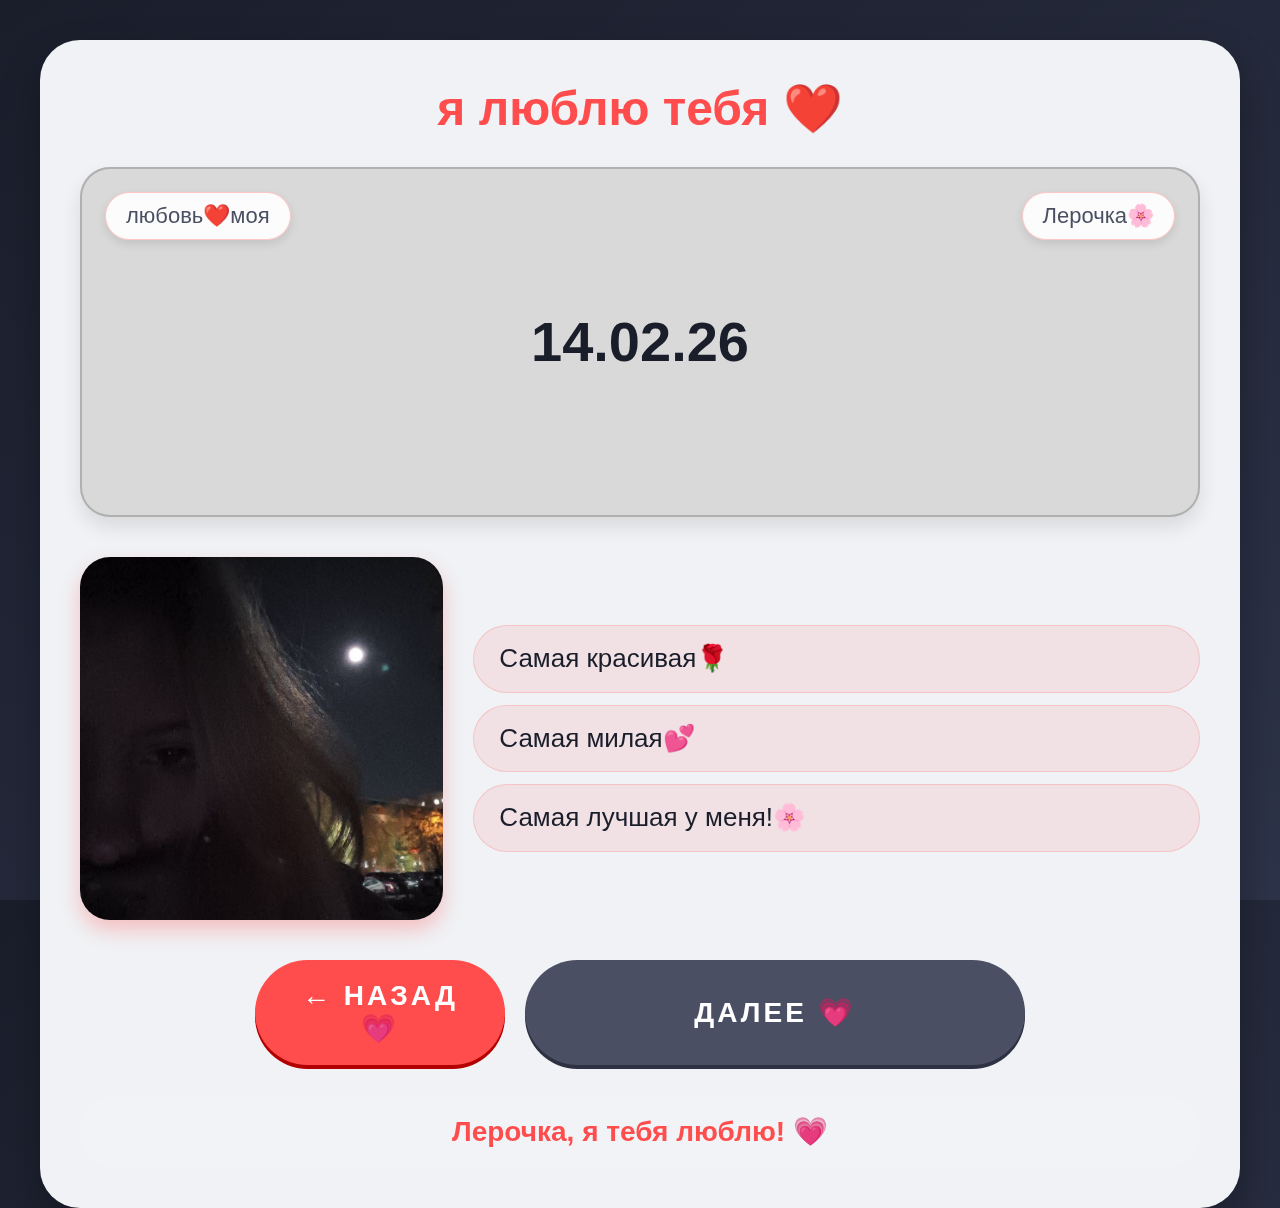
<file: page2.html>
<!DOCTYPE html>
<html lang="ru">
<head>
    <meta charset="UTF-8">
    <meta name="viewport" content="width=device-width, initial-scale=1.0">
    <title>Лерочка — страница 2</title>
    
    <!-- Favicon -->
    <link rel="icon" type="image/svg+xml" href="data:image/svg+xml,%3Csvg xmlns='http://www.w3.org/2000/svg' viewBox='0 0 100 100'%3E%3ClinearGradient id='g' x1='0%25' y1='0%25' x2='100%25' y2='100%25'%3E%3Cstop offset='0%25' stop-color='%23ff4d4d'/%3E%3Cstop offset='50%25' stop-color='%23ff6b6b'/%3E%3Cstop offset='100%25' stop-color='%23ff4d4d'/%3E%3C/linearGradient%3E%3Ccircle cx='50' cy='35' r='20' fill='url(%23g)'/%3E%3Ccircle cx='30' cy='45' r='20' fill='url(%23g)'/%3E%3Cpath d='M25 50 Q40 80 50 90 Q60 80 75 50' fill='url(%23g)'/%3E%3Ctext x='50' y='95' font-size='12' text-anchor='middle' fill='%23ff4d4d' font-family='Arial'%3E🌹%3C/text%3E%3C/svg%3E">
    
    <link rel="stylesheet" href="css.css">
    
    <style>
        /* Специальные стили для второй страницы */
        .page2-title {
            font-size: 48px;
            color: #ff4d4d;
            margin-bottom: 30px;
            text-align: center;
            text-transform: lowercase;
            font-weight: 700;
            width: 100%;
            animation: titleGlow 2s ease-in-out infinite;
        }
        
        /* Текстуха по центру */
        .texture-block {
            background: #d9d9d9;
            border-radius: 30px;
            padding: 80px 40px;
            margin: 30px 0;
            text-align: center;
            font-size: 48px;
            font-weight: 700;
            color: #1a1e2b;
            box-shadow: inset 0 0 0 2px #b0b0b0, 0 10px 20px rgba(0,0,0,0.1);
            position: relative;
            transition: all 0.3s ease;
            cursor: pointer;
            min-height: 350px;
            display: flex;
            flex-direction: column;
            align-items: center;
            justify-content: center;
            gap: 20px;
        }
        
        .texture-block:hover {
            transform: scale(1.02);
            background: #e8e8e8;
        }
        
        .texture-block:active {
            transform: scale(0.98);
        }
        
        /* Стили для текста внутри блока */
        .texture-line {
            font-size: 56px;
            line-height: 1.4;
            color: #1a1e2b;
            font-weight: 700;
        }
        
        /* Текст по углам */
        .corner-text {
            position: absolute;
            font-size: 22px;
            color: #4a4f63;
            font-weight: 500;
            background: rgba(255, 255, 255, 0.9);
            padding: 10px 20px;
            border-radius: 40px;
            box-shadow: 0 4px 10px rgba(0,0,0,0.1);
            pointer-events: none;
            border: 1px solid rgba(255, 77, 77, 0.3);
        }
        
        .corner-tl {
            top: 25px;
            left: 25px;
        }
        
        .corner-tr {
            top: 25px;
            right: 25px;
        }
        
        .corner-bl {
            bottom: 25px;
            left: 25px;
        }
        
        .corner-br {
            bottom: 25px;
            right: 25px;
        }
        
        /* Стили для блока с фотографией */
        .photo-section {
            display: flex;
            gap: 30px;
            margin: 40px 0;
            align-items: center;
        }
        
        .small-photo {
            flex: 1;
            aspect-ratio: 1/1;
            border-radius: 30px;
            overflow: hidden;
            box-shadow: 0 10px 20px rgba(255, 77, 77, 0.3);
            cursor: pointer;
        }
        
        .small-photo img {
            width: 100%;
            height: 100%;
            object-fit: cover;
            transition: transform 0.3s ease;
        }
        
        .small-photo:hover img {
            transform: scale(1.1);
        }
        
        .photo-text {
            flex: 2;
            font-size: 26px;
            color: #1a1e2b;
            line-height: 1.6;
        }
        
        .photo-text p {
            margin: 12px 0;
            padding: 12px 25px;
            background: rgba(255, 77, 77, 0.1);
            border-radius: 50px;
            transition: all 0.3s ease;
            border: 1px solid rgba(255, 77, 77, 0.2);
        }
        
        .photo-text p:hover {
            background: rgba(255, 77, 77, 0.2);
            transform: translateX(15px);
            border-color: #ff4d4d;
        }
        
        /* Контейнер для кнопок */
        .buttons-container {
            display: flex;
            gap: 20px;
            margin-top: 40px;
            width: 100%;
            max-width: 800px;
            margin-left: auto;
            margin-right: auto;
            justify-content: center;
        }
        
        /* Кнопка назад */
        .back-btn {
            background: #ff4d4d;
            color: white;
            border: none;
            padding: 20px 40px;
            font-size: 28px;
            font-weight: 600;
            border-radius: 60px;
            cursor: pointer;
            text-transform: uppercase;
            letter-spacing: 3px;
            transition: all 0.2s ease;
            box-shadow: 0 4px 0 #b30000;
            flex: 1;
            max-width: 250px;
            display: flex;
            align-items: center;
            justify-content: center;
            gap: 10px;
        }
        
        .back-btn:hover {
            background: #ff6666;
            transform: translateY(-2px);
            box-shadow: 0 6px 0 #b30000;
        }
        
        .back-btn:active {
            transform: translateY(4px);
            box-shadow: 0 0 0 #b30000;
        }
        
        /* Кнопка перехода (обновленная) */
        .next-page-btn {
            background: #4a4f63;
            color: white;
            border: none;
            padding: 20px 40px;
            font-size: 28px;
            font-weight: 600;
            border-radius: 60px;
            cursor: pointer;
            text-transform: uppercase;
            letter-spacing: 3px;
            transition: all 0.2s ease;
            box-shadow: 0 4px 0 #2d3142;
            flex: 2;
            max-width: 500px;
        }
        
        .next-page-btn:hover {
            background: #5d637c;
            transform: translateY(-2px);
            box-shadow: 0 6px 0 #2d3142;
        }
        
        .next-page-btn:active {
            transform: translateY(4px);
            box-shadow: 0 0 0 #2d3142;
        }
        
        /* Обновленная подпись как на скриншоте */
        .footer-note {
            margin-top: 30px;
            text-align: center;
            font-size: 28px;
            color: #ff4d4d;
            font-weight: 600;
            animation: glow 2s ease-in-out infinite;
            padding: 20px;
            background: rgba(255, 255, 255, 0.1);
            border-radius: 50px;
            backdrop-filter: blur(5px);
        }
        
        @keyframes glow {
            0%, 100% {
                text-shadow: 0 0 10px rgba(255, 77, 77, 0.5);
            }
            50% {
                text-shadow: 0 0 30px rgba(255, 77, 77, 0.8);
            }
        }
        
        /* Адаптивность */
        @media (max-width: 768px) {
            .page2-title {
                font-size: 36px;
            }
            
            .texture-block {
                font-size: 36px;
                padding: 60px 20px;
                min-height: 280px;
            }
            
            .texture-line {
                font-size: 42px;
            }
            
            .corner-text {
                font-size: 18px;
                padding: 8px 16px;
            }
            
            .photo-section {
                flex-direction: column;
            }
            
            .photo-text {
                font-size: 22px;
            }
            
            .buttons-container {
                flex-direction: column;
                align-items: center;
                gap: 15px;
            }
            
            .back-btn, .next-page-btn {
                font-size: 22px;
                padding: 16px 30px;
                max-width: 100%;
                width: 100%;
            }
            
            .footer-note {
                font-size: 22px;
            }
        }
        
        @media (max-width: 480px) {
            .page2-title {
                font-size: 28px;
            }
            
            .texture-block {
                font-size: 28px;
                padding: 50px 15px;
                min-height: 220px;
            }
            
            .texture-line {
                font-size: 32px;
            }
            
            .corner-text {
                font-size: 14px;
                padding: 6px 12px;
            }
            
            .photo-text {
                font-size: 18px;
            }
            
            .back-btn, .next-page-btn {
                font-size: 18px;
                padding: 12px 20px;
            }
            
            .footer-note {
                font-size: 18px;
            }
        }

        body {
            background-color: #1a1a1a;
            margin: 0;
            overflow-x: hidden;
            height: 100vh;
        }

        .flower {
            position: fixed;
            bottom: -50px;
            font-size: 24px;
            z-index: 9999;
            pointer-events: none; /* чтоб цветы не мешали кликать по сайту */
            user-select: none; /* чтоб нельзя было выделить */
            animation-name: floatUp;
            animation-timing-function: linear;
            animation-fill-mode: forwards;
        }

        @keyframes floatUp {
            0% {
                bottom: 110vh; /* вылет сверху ЗА страницей */
                transform: translateX(0) rotate(0deg);
                opacity: 1;
            }
            100% {
                bottom: -50px;
                transform: translateX(20px) rotate(360deg); /* падают и крутяца */
                opacity: 0.7;
            }
        }
    </style>
</head>
<body>
    <!-- Фон с плавающими сердечками -->
    <div class="background-hearts"></div>

    <div class="container">
        <!-- Заголовок по центру -->
        <h1 class="page2-title">Я люблю тебя ❤️</h1>

        <!-- Основной блок с текстом -->
        <div class="texture-block" id="mainTexture">
            <!-- Текст по углам -->
            <span class="corner-text corner-tl">любовь❤️моя</span>
            <span class="corner-text corner-tr">Лерочка🌸</span>
            <span class="corner-text corner-bl">Лера💕</span>
            <span class="corner-text corner-br">люблю🌹</span>
            
            <!-- Центральный текст -->
            <div class="texture-line">14.02.26</div>
        </div>

        <!-- Блок с фото -->
        <div class="photo-section">
            <div class="small-photo" onclick="createMiniExplosion(event)">
                <img src="2.jpg" alt="Лерочка" id="page2Photo">
            </div>
            <div class="photo-text">
                <p>Самая красивая🌹</p>
                <p>Самая милая💕</p>
                <p>Самая лучшая у меня!🌸</p>
            </div>
        </div>

        <!-- Контейнер с двумя кнопками -->
        <div class="buttons-container">
            <!-- Кнопка назад (возврат на page1) -->
            <button class="back-btn" onclick="window.location.href='index.html'">
                ← назад 💗
            </button>
            
            <!-- Кнопка перехода -->
            <button class="next-page-btn" onclick="window.location.href='page3.html'">
                ДАЛЕЕ 💗
            </button>
        </div>

        <!-- Подпись как на скриншоте -->
        <div class="footer-note">
            Лерочка, я тебя люблю! 💗
        </div>
    </div>

    <script>
        // Функция для создания маленького взрыва при клике на фото
        function createMiniExplosion(event) {
            const emojis = ['❤️', '💕', '💖', '💗', '🌹', '🌸', '🥰', '💝'];
            
            for (let i = 0; i < 20; i++) {
                setTimeout(() => {
                    const heart = document.createElement('div');
                    heart.className = 'heart-explosion';
                    
                    const randomEmoji = emojis[Math.floor(Math.random() * emojis.length)];
                    heart.textContent = randomEmoji;
                    
                    const rect = event.target.getBoundingClientRect();
                    heart.style.left = (rect.left + rect.width/2 + (Math.random() - 0.5) * 200) + 'px';
                    heart.style.top = (rect.top + rect.height/2 + (Math.random() - 0.5) * 150) + 'px';
                    heart.style.fontSize = (15 + Math.random() * 30) + 'px';
                    
                    document.body.appendChild(heart);
                    
                    setTimeout(() => {
                        heart.remove();
                    }, 1200);
                }, i * 25);
            }
        }

        // Функция для создания взрыва при клике на центральный блок
        function createBigExplosion() {
            const emojis = ['❤️', '❤️‍🔥', '💖', '💗', '💓', '💞', '💕', '🌹', '🥰', '🌸', '💝', '✨'];
            
            for (let i = 0; i < 50; i++) {
                setTimeout(() => {
                    const heart = document.createElement('div');
                    heart.className = 'heart-explosion';
                    
                    const randomEmoji = emojis[Math.floor(Math.random() * emojis.length)];
                    heart.textContent = randomEmoji;
                    
                    const texture = document.getElementById('mainTexture');
                    const rect = texture.getBoundingClientRect();
                    
                    heart.style.left = (rect.left + rect.width/2 + (Math.random() - 0.5) * 350) + 'px';
                    heart.style.top = (rect.top + rect.height/2 + (Math.random() - 0.5) * 250) + 'px';
                    heart.style.fontSize = (20 + Math.random() * 45) + 'px';
                    
                    document.body.appendChild(heart);
                    
                    setTimeout(() => {
                        heart.remove();
                    }, 1500);
                }, i * 12);
            }
            
            if (navigator.vibrate) {
                navigator.vibrate([100, 50, 100, 50, 100]);
            }
        }

        // Добавляем обработчики событий
        document.addEventListener('DOMContentLoaded', function() {
            // Клик на центральный блок
            const mainTexture = document.getElementById('mainTexture');
            mainTexture.addEventListener('click', function(e) {
                createBigExplosion();
                
                // Эффект нажатия
                this.style.transform = 'scale(0.97)';
                setTimeout(() => {
                    this.style.transform = '';
                }, 200);
                
                // Показываем сообщение
                setTimeout(() => {
                    alert('❤️ Лера, Лерочка моя! Люблю я тебя!\nДаже спустя 7 месяцев не утратила интерес ко мне.\nДаже спустя столько пройденного и всяких бед ты до сих пор со мной.\nЯ люблю тебя, люблю больше, чем кто-либо! Больше, чем ты думаешь. ❤️');
                }, 400);
            });
            
            // Эффект появления
            mainTexture.style.opacity = '0';
            mainTexture.style.transform = 'scale(0.9)';
            setTimeout(() => {
                mainTexture.style.transition = 'all 0.6s ease';
                mainTexture.style.opacity = '1';
                mainTexture.style.transform = 'scale(1)';
            }, 100);
            
            // Анимация для угловых текстов
            const corners = document.querySelectorAll('.corner-text');
            corners.forEach((corner, index) => {
                corner.style.opacity = '0';
                corner.style.transition = 'all 0.4s ease';
                setTimeout(() => {
                    corner.style.opacity = '1';
                }, 500 + index * 150);
            });
        });
    </script>

<script>
        const emojis = ["🌸", "🌹", "🌷", "🌺"];

        function createFlower() {
            const flower = document.createElement('div');
            flower.innerText = emojis[Math.floor(Math.random() * emojis.length)];
            flower.classList.add('flower');

            flower.style.left = Math.random() * 100 + 'vw';

            flower.style.fontSize = (Math.random() * 20 + 20) + 'px';

            const duration = Math.random() * 5 + 5;
            flower.style.animationDuration = duration + 's';

            document.body.appendChild(flower);

            setTimeout(() => {
                flower.remove();
            }, duration * 1000);
        }
        // 800 - миллисекунды. Больше мс - реже падают.
        setInterval(createFlower, 800); 
    </script>
</body>
</html>
</file>
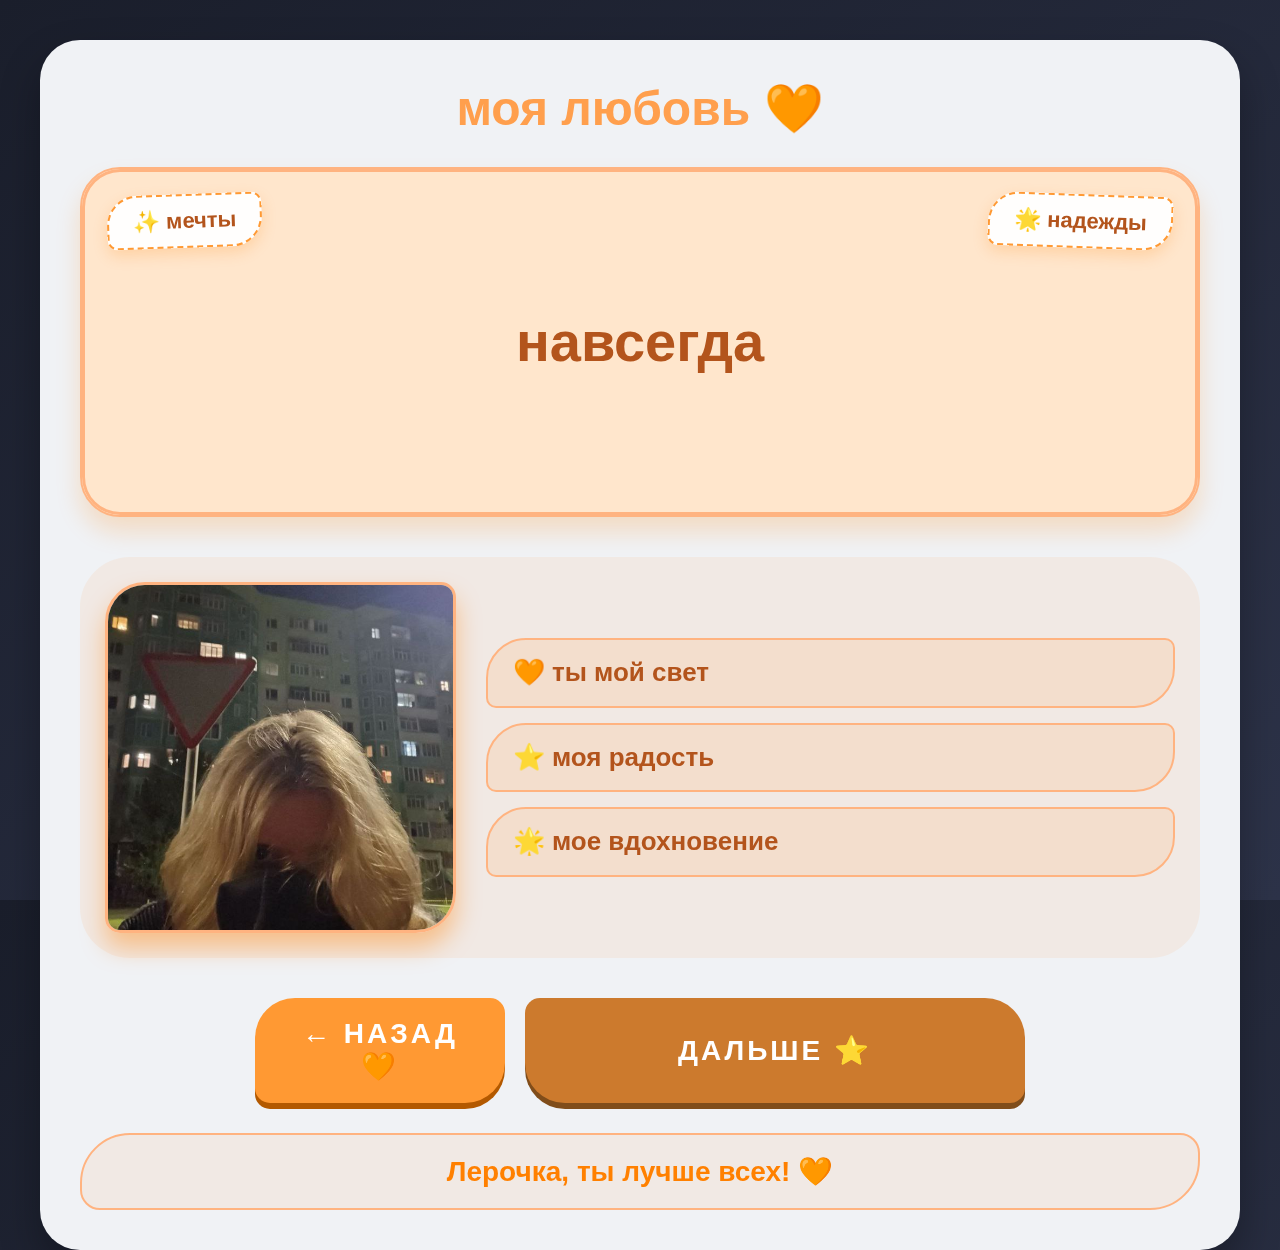
<file: page3.html>
<!DOCTYPE html>
<html lang="ru">
<head>
    <meta charset="UTF-8">
    <meta name="viewport" content="width=device-width, initial-scale=1.0">
    <title>Лерочка — страница 3</title>
    
    <!-- Favicon -->
    <link rel="icon" type="image/svg+xml" href="data:image/svg+xml,%3Csvg xmlns='http://www.w3.org/2000/svg' viewBox='0 0 100 100'%3E%3ClinearGradient id='g' x1='0%25' y1='0%25' x2='100%25' y2='100%25'%3E%3Cstop offset='0%25' stop-color='%23ff4d4d'/%3E%3Cstop offset='50%25' stop-color='%23ff6b6b'/%3E%3Cstop offset='100%25' stop-color='%23ff4d4d'/%3E%3C/linearGradient%3E%3Ccircle cx='50' cy='35' r='20' fill='url(%23g)'/%3E%3Ccircle cx='30' cy='45' r='20' fill='url(%23g)'/%3E%3Cpath d='M25 50 Q40 80 50 90 Q60 80 75 50' fill='url(%23g)'/%3E%3Ctext x='50' y='95' font-size='12' text-anchor='middle' fill='%23ff4d4d' font-family='Arial'%3E🌹%3C/text%3E%3C/svg%3E">
    
    <link rel="stylesheet" href="css.css">
    
    <style>
        /* Специальные стили для третьей страницы */
        .page3-title {
            font-size: 48px;
            color: #ff9f4d;
            margin-bottom: 30px;
            text-align: center;
            text-transform: lowercase;
            font-weight: 700;
            width: 100%;
            animation: titleGlowOrange 2s ease-in-out infinite;
        }
        
        @keyframes titleGlowOrange {
            0%, 100% {
                text-shadow: 0 0 10px rgba(255, 159, 77, 0.3);
            }
            50% {
                text-shadow: 0 0 20px rgba(255, 159, 77, 0.6);
            }
        }
        
        /* Текстуха по центру - другой цвет */
        .texture-block-page3 {
            background: #ffe6cc;
            border-radius: 40px;
            padding: 80px 40px;
            margin: 30px 0;
            text-align: center;
            font-size: 48px;
            font-weight: 700;
            color: #b3541c;
            box-shadow: inset 0 0 0 3px #ffb380, 0 15px 25px rgba(255, 128, 0, 0.2);
            position: relative;
            transition: all 0.3s ease;
            cursor: pointer;
            min-height: 350px;
            display: flex;
            flex-direction: column;
            align-items: center;
            justify-content: center;
            gap: 20px;
            border: 2px solid #ffb380;
        }
        
        .texture-block-page3:hover {
            transform: scale(1.02) rotate(0.5deg);
            background: #ffd9b3;
        }
        
        .texture-block-page3:active {
            transform: scale(0.97);
        }
        
        /* Стили для текста внутри блока */
        .texture-line-page3 {
            font-size: 56px;
            line-height: 1.4;
            color: #b3541c;
            font-weight: 700;
        }
        
        /* Текст по углам - новый дизайн */
        .corner-text-page3 {
            position: absolute;
            font-size: 22px;
            color: #b3541c;
            font-weight: 600;
            background: rgba(255, 255, 255, 0.95);
            padding: 12px 24px;
            border-radius: 30px 10px 30px 10px;
            box-shadow: 0 6px 15px rgba(255, 128, 0, 0.2);
            pointer-events: none;
            border: 2px dashed #ff9933;
            transform: rotate(-1deg);
        }
        
        .corner-tl-page3 {
            top: 25px;
            left: 25px;
            transform: rotate(-2deg);
        }
        
        .corner-tr-page3 {
            top: 25px;
            right: 25px;
            transform: rotate(2deg);
        }
        
        .corner-bl-page3 {
            bottom: 25px;
            left: 25px;
            transform: rotate(2deg);
        }
        
        .corner-br-page3 {
            bottom: 25px;
            right: 25px;
            transform: rotate(-2deg);
        }
        
        /* Стили для блока с фотографией - изменен */
        .photo-section-page3 {
            display: flex;
            gap: 30px;
            margin: 40px 0;
            align-items: center;
            background: rgba(255, 159, 77, 0.1);
            padding: 25px;
            border-radius: 50px;
        }
        
        .small-photo-page3 {
            flex: 1;
            aspect-ratio: 1/1;
            border-radius: 40px 15px 40px 15px;
            overflow: hidden;
            box-shadow: 0 15px 25px rgba(255, 128, 0, 0.4);
            cursor: pointer;
            border: 3px solid #ffb380;
        }
        
        .small-photo-page3 img {
            width: 100%;
            height: 100%;
            object-fit: cover;
            transition: transform 0.4s ease;
        }
        
        .small-photo-page3:hover img {
            transform: scale(1.15) rotate(2deg);
        }
        
        .photo-text-page3 {
            flex: 2;
            font-size: 26px;
            color: #b3541c;
            line-height: 1.6;
        }
        
        .photo-text-page3 p {
            margin: 15px 0;
            padding: 12px 25px;
            background: rgba(255, 159, 77, 0.15);
            border-radius: 40px 10px 40px 10px;
            transition: all 0.3s ease;
            border: 2px solid #ffb380;
            font-weight: 600;
        }
        
        .photo-text-page3 p:hover {
            background: rgba(255, 159, 77, 0.3);
            transform: translateX(15px) scale(1.02);
            border-color: #ff8000;
        }
        
        /* Контейнер для кнопок */
        .buttons-container-page3 {
            display: flex;
            gap: 20px;
            margin-top: 40px;
            width: 100%;
            max-width: 800px;
            margin-left: auto;
            margin-right: auto;
            justify-content: center;
            flex-wrap: wrap;
        }
        
        /* Кнопки в оранжевой теме */
        .back-btn-page3 {
            background: #ff9933;
            color: white;
            border: none;
            padding: 20px 40px;
            font-size: 28px;
            font-weight: 600;
            border-radius: 40px 15px 40px 15px;
            cursor: pointer;
            text-transform: uppercase;
            letter-spacing: 3px;
            transition: all 0.2s ease;
            box-shadow: 0 6px 0 #b35900;
            flex: 1;
            max-width: 250px;
            display: flex;
            align-items: center;
            justify-content: center;
            gap: 10px;
        }
        
        .back-btn-page3:hover {
            background: #ffaa4d;
            transform: translateY(-3px) rotate(-1deg);
            box-shadow: 0 8px 0 #b35900;
        }
        
        .back-btn-page3:active {
            transform: translateY(4px);
            box-shadow: 0 2px 0 #b35900;
        }
        
        .next-btn-page3 {
            background: #cc7a2d;
            color: white;
            border: none;
            padding: 20px 40px;
            font-size: 28px;
            font-weight: 600;
            border-radius: 15px 40px 15px 40px;
            cursor: pointer;
            text-transform: uppercase;
            letter-spacing: 3px;
            transition: all 0.2s ease;
            box-shadow: 0 6px 0 #804d1a;
            flex: 2;
            max-width: 500px;
        }
        
        .next-btn-page3:hover {
            background: #d88c42;
            transform: translateY(-3px) rotate(1deg);
            box-shadow: 0 8px 0 #804d1a;
        }
        
        .next-btn-page3:active {
            transform: translateY(4px);
            box-shadow: 0 2px 0 #804d1a;
        }
        
        /* Подпись в оранжевом стиле */
        .footer-note-page3 {
            margin-top: 30px;
            text-align: center;
            font-size: 28px;
            color: #ff8000;
            font-weight: 600;
            animation: glowOrange 2s ease-in-out infinite;
            padding: 20px;
            background: rgba(255, 159, 77, 0.1);
            border-radius: 50px 20px 50px 20px;
            backdrop-filter: blur(5px);
            border: 2px solid #ffb380;
        }
        
        @keyframes glowOrange {
            0%, 100% {
                text-shadow: 0 0 10px rgba(255, 128, 0, 0.5);
            }
            50% {
                text-shadow: 0 0 30px rgba(255, 128, 0, 0.8);
            }
        }
        
        /* Декоративные элементы */
        .decoration-page3 {
            position: absolute;
            font-size: 30px;
            opacity: 0.1;
            pointer-events: none;
            z-index: -1;
        }
        
        /* Адаптивность */
        @media (max-width: 768px) {
            .page3-title {
                font-size: 36px;
            }
            
            .texture-block-page3 {
                font-size: 36px;
                padding: 60px 20px;
                min-height: 280px;
            }
            
            .texture-line-page3 {
                font-size: 42px;
            }
            
            .corner-text-page3 {
                font-size: 18px;
                padding: 8px 16px;
            }
            
            .photo-section-page3 {
                flex-direction: column;
            }
            
            .photo-text-page3 {
                font-size: 22px;
            }
            
            .buttons-container-page3 {
                flex-direction: column;
                align-items: center;
            }
            
            .back-btn-page3, .next-btn-page3 {
                font-size: 22px;
                padding: 16px 30px;
                max-width: 100%;
                width: 100%;
            }
            
            .footer-note-page3 {
                font-size: 22px;
            }
        }

        body {
            background-color: #1a1a1a;
            margin: 0;
            overflow-x: hidden;
            height: 100vh;
        }

        .flower {
            position: fixed;
            bottom: -50px;
            font-size: 24px;
            z-index: 9999;
            pointer-events: none; /* чтоб цветы не мешали кликать по сайту */
            user-select: none; /* чтоб нельзя было выделить */
            animation-name: floatUp;
            animation-timing-function: linear;
            animation-fill-mode: forwards;
        }

        @keyframes floatUp {
            0% {
                bottom: 110vh; /* вылет сверху ЗА страницей */
                transform: translateX(0) rotate(0deg);
                opacity: 1;
            }
            100% {
                bottom: -50px;
                transform: translateX(20px) rotate(360deg); /* падают и крутяца */
                opacity: 0.7;
            }
        }
    </style>
</head>
<body>
    <!-- Фон с плавающими сердечками (розовый, но можно оставить) -->
    <div class="background-hearts"></div>

    <div class="container">
        <!-- Заголовок в оранжевой теме -->
        <h1 class="page3-title">моя любовь 🧡</h1>

        <!-- Основной блок с текстом - оранжевая версия -->
        <div class="texture-block-page3" id="mainTexturePage3">
            <!-- Текст по углам в новом стиле -->
            <span class="corner-text-page3 corner-tl-page3">✨ мечты</span>
            <span class="corner-text-page3 corner-tr-page3">🌟 надежды</span>
            <span class="corner-text-page3 corner-bl-page3">💫 счастье</span>
            <span class="corner-text-page3 corner-br-page3">⭐ любовь</span>
            
            <!-- Центральный текст -->
            <div class="texture-line-page3">навсегда</div>
        </div>

        <!-- Блок с фото в оранжевом стиле -->
        <div class="photo-section-page3">
            <div class="small-photo-page3" onclick="createOrangeExplosion(event)">
                <img src="3.jpg" alt="Лерочка" id="page3Photo">
            </div>
            <div class="photo-text-page3">
                <p>🧡 ты мой свет</p>
                <p>⭐ моя радость</p>
                <p>🌟 мое вдохновение</p>
            </div>
        </div>

        <!-- Контейнер с кнопками в оранжевом стиле -->
        <div class="buttons-container-page3">
            <!-- Кнопка назад -->
            <button class="back-btn-page3" onclick="window.location.href='page2.html'">
                ← назад 🧡
            </button>
            
            <!-- Кнопка вперед -->
            <button class="next-btn-page3" onclick="window.location.href='page4.html'">
                дальше ⭐
            </button>
        </div>

        <!-- Подпись в оранжевом стиле -->
        <div class="footer-note-page3">
            Лерочка, ты лучше всех! 🧡
        </div>
    </div>

    <script>
        // Функция для создания оранжевого взрыва
        function createOrangeExplosion(event) {
            const emojis = ['🧡', '⭐', '🌟', '💫', '✨', '☀️', '🌞', '🔥', '🧡', '⭐'];
            
            for (let i = 0; i < 25; i++) {
                setTimeout(() => {
                    const heart = document.createElement('div');
                    heart.className = 'heart-explosion';
                    
                    const randomEmoji = emojis[Math.floor(Math.random() * emojis.length)];
                    heart.textContent = randomEmoji;
                    
                    const rect = event.target.getBoundingClientRect();
                    heart.style.left = (rect.left + rect.width/2 + (Math.random() - 0.5) * 250) + 'px';
                    heart.style.top = (rect.top + rect.height/2 + (Math.random() - 0.5) * 180) + 'px';
                    heart.style.fontSize = (15 + Math.random() * 35) + 'px';
                    heart.style.color = '#ff8000';
                    
                    document.body.appendChild(heart);
                    
                    setTimeout(() => {
                        heart.remove();
                    }, 1300);
                }, i * 20);
            }
        }

        // Функция для большого взрыва
        function createBigOrangeExplosion() {
            const emojis = ['🧡', '⭐', '🌟', '💫', '✨', '☀️', '🌞', '🔥', '🧡', '⭐', '💥', '🎆'];
            
            for (let i = 0; i < 60; i++) {
                setTimeout(() => {
                    const heart = document.createElement('div');
                    heart.className = 'heart-explosion';
                    
                    const randomEmoji = emojis[Math.floor(Math.random() * emojis.length)];
                    heart.textContent = randomEmoji;
                    
                    const texture = document.getElementById('mainTexturePage3');
                    const rect = texture.getBoundingClientRect();
                    
                    heart.style.left = (rect.left + rect.width/2 + (Math.random() - 0.5) * 400) + 'px';
                    heart.style.top = (rect.top + rect.height/2 + (Math.random() - 0.5) * 300) + 'px';
                    heart.style.fontSize = (20 + Math.random() * 50) + 'px';
                    heart.style.color = '#ff8000';
                    
                    document.body.appendChild(heart);
                    
                    setTimeout(() => {
                        heart.remove();
                    }, 1600);
                }, i * 10);
            }
            
            if (navigator.vibrate) {
                navigator.vibrate([100, 50, 100, 50, 100, 50, 100]);
            }
        }

        // Добавляем обработчики событий
        document.addEventListener('DOMContentLoaded', function() {
            // Клик на центральный блок
            const mainTexture = document.getElementById('mainTexturePage3');
            mainTexture.addEventListener('click', function(e) {
                createBigOrangeExplosion();
                
                this.style.transform = 'scale(0.96)';
                setTimeout(() => {
                    this.style.transform = '';
                }, 200);
                
                setTimeout(() => {
                    alert('🧡 Я готов сделать всë, пойти на многое, чтобы у тебя всë было хорошо!\n\nДа, иногда не отвечаю, я занят, но всегда думаю о тебе и стараюсь закончить все свои дела как можно быстрее.\nЯ люблю тебя и буду любить всегда! 🧡');
                }, 400);
            });
            
            // Эффект появления
            mainTexture.style.opacity = '0';
            mainTexture.style.transform = 'scale(0.9)';
            setTimeout(() => {
                mainTexture.style.transition = 'all 0.6s ease';
                mainTexture.style.opacity = '1';
                mainTexture.style.transform = 'scale(1)';
            }, 100);
            
            // Анимация для угловых текстов
            const corners = document.querySelectorAll('.corner-text-page3');
            corners.forEach((corner, index) => {
                corner.style.opacity = '0';
                corner.style.transition = 'all 0.5s ease';
                setTimeout(() => {
                    corner.style.opacity = '1';
                }, 600 + index * 120);
            });
        });
    </script>

    <script>
        const emojis = ["🌸", "🌹", "🌷", "🌺"];

        function createFlower() {
            const flower = document.createElement('div');
            flower.innerText = emojis[Math.floor(Math.random() * emojis.length)];
            flower.classList.add('flower');

            flower.style.left = Math.random() * 100 + 'vw';

            flower.style.fontSize = (Math.random() * 20 + 20) + 'px';

            const duration = Math.random() * 5 + 5;
            flower.style.animationDuration = duration + 's';

            document.body.appendChild(flower);

            setTimeout(() => {
                flower.remove();
            }, duration * 1000);
        }
        // 800 - миллисекунды. Больше мс - реже падают.
        setInterval(createFlower, 800); 
    </script>
</body>
</html>
</file>
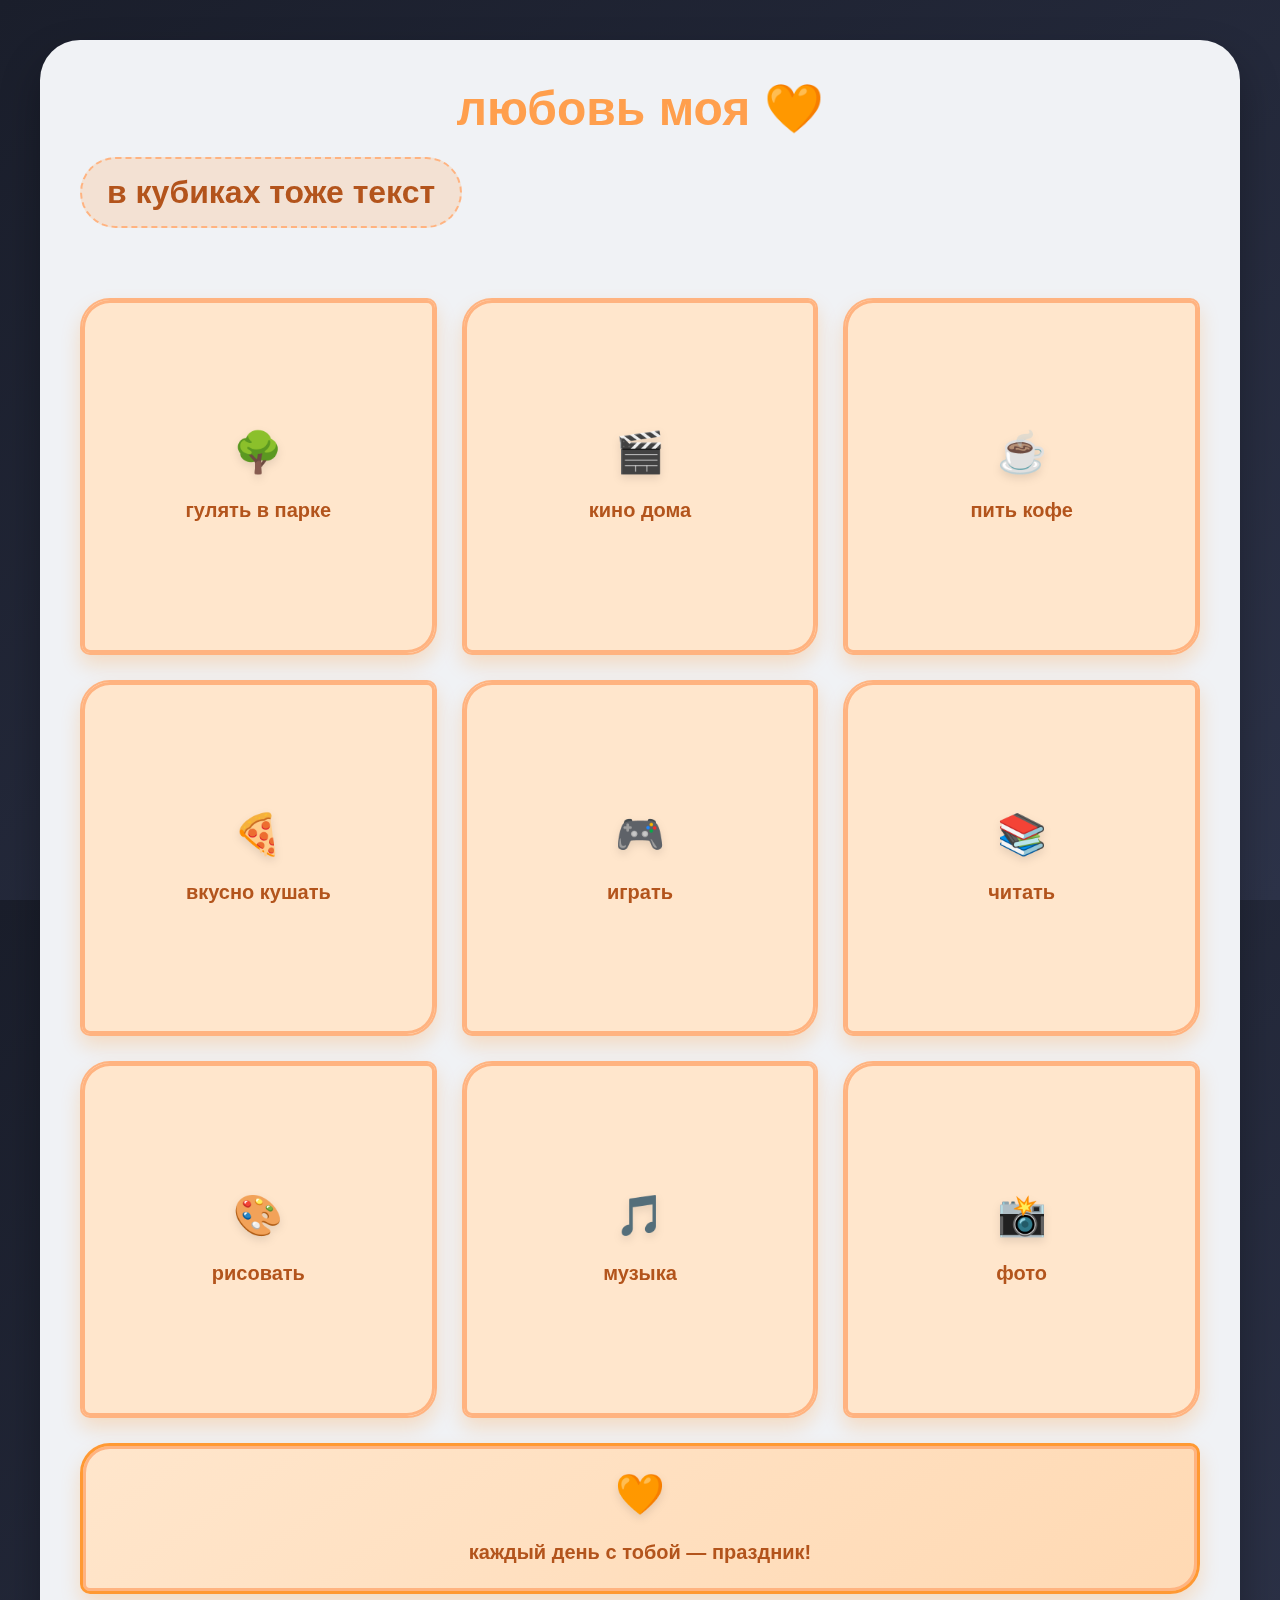
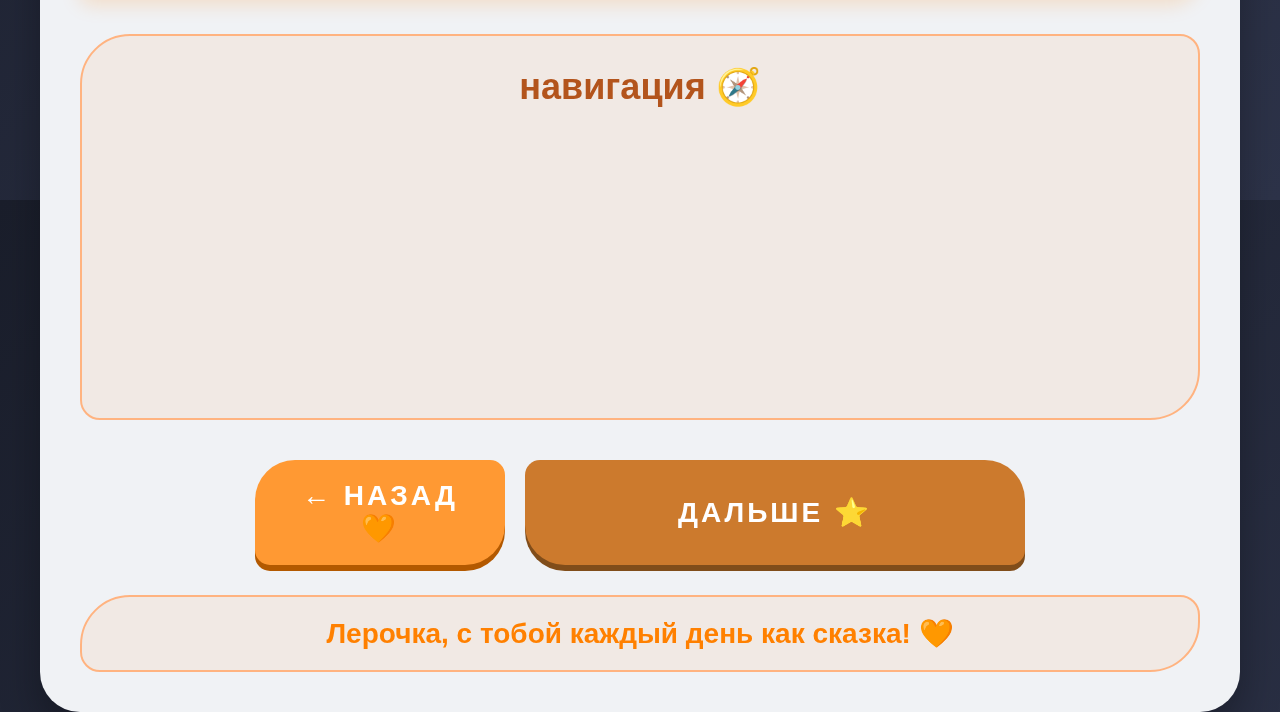
<file: page4.html>
<!DOCTYPE html>
<html lang="ru">
<head>
    <meta charset="UTF-8">
    <meta name="viewport" content="width=device-width, initial-scale=1.0">
    <title>Лерочка — страница 4</title>
    
    <!-- Favicon -->
    <link rel="icon" type="image/svg+xml" href="data:image/svg+xml,%3Csvg xmlns='http://www.w3.org/2000/svg' viewBox='0 0 100 100'%3E%3ClinearGradient id='g' x1='0%25' y1='0%25' x2='100%25' y2='100%25'%3E%3Cstop offset='0%25' stop-color='%23ff4d4d'/%3E%3Cstop offset='50%25' stop-color='%23ff6b6b'/%3E%3Cstop offset='100%25' stop-color='%23ff4d4d'/%3E%3C/linearGradient%3E%3Ccircle cx='50' cy='35' r='20' fill='url(%23g)'/%3E%3Ccircle cx='30' cy='45' r='20' fill='url(%23g)'/%3E%3Cpath d='M25 50 Q40 80 50 90 Q60 80 75 50' fill='url(%23g)'/%3E%3Ctext x='50' y='95' font-size='12' text-anchor='middle' fill='%23ff4d4d' font-family='Arial'%3E🌹%3C/text%3E%3C/svg%3E">
    
    <link rel="stylesheet" href="css.css">
    
    <style>
        /* Специальные стили для четвертой страницы (оранжевая тема как в page3) */
        .page4-title {
            font-size: 48px;
            color: #ff9f4d;
            margin-bottom: 20px;
            text-align: center;
            text-transform: lowercase;
            font-weight: 700;
            width: 100%;
            animation: titleGlowOrange 2s ease-in-out infinite;
        }
        
        @keyframes titleGlowOrange {
            0%, 100% {
                text-shadow: 0 0 10px rgba(255, 159, 77, 0.3);
            }
            50% {
                text-shadow: 0 0 20px rgba(255, 159, 77, 0.6);
            }
        }
        
        .page4-subtitle {
            font-size: 32px;
            color: #b3541c;
            text-align: center;
            margin-bottom: 30px;
            font-weight: 600;
            text-transform: lowercase;
            background: rgba(255, 159, 77, 0.2);
            padding: 15px 25px;
            border-radius: 50px;
            display: inline-block;
            margin-left: auto;
            margin-right: auto;
            width: fit-content;
            border: 2px dashed #ffb380;
        }
        
        /* Сетка с кубиками */
        .cubes-grid {
            display: grid;
            grid-template-columns: repeat(3, 1fr);
            gap: 25px;
            margin: 40px 0;
        }
        
        .cube {
            background: #ffe6cc;
            border-radius: 30px 10px 30px 10px;
            padding: 30px 20px;
            text-align: center;
            font-size: 24px;
            font-weight: 600;
            color: #b3541c;
            box-shadow: inset 0 0 0 3px #ffb380, 0 10px 20px rgba(255, 128, 0, 0.2);
            transition: all 0.3s ease;
            cursor: pointer;
            border: 2px solid #ffb380;
            aspect-ratio: 1/1;
            display: flex;
            align-items: center;
            justify-content: center;
            flex-direction: column;
            gap: 10px;
        }
        
        .cube:hover {
            transform: scale(1.05) rotate(1deg);
            background: #ffd9b3;
            box-shadow: 0 15px 30px rgba(255, 128, 0, 0.3);
        }
        
        .cube:active {
            transform: scale(0.95);
        }
        
        .cube-emoji {
            font-size: 40px;
            margin-bottom: 10px;
            filter: drop-shadow(0 4px 4px rgba(0,0,0,0.1));
        }
        
        .cube-text {
            font-size: 20px;
            line-height: 1.4;
        }
        
        /* Специальный кубик во всю ширину */
        .cube-large {
            grid-column: span 3;
            aspect-ratio: auto;
            padding: 25px;
            font-size: 28px;
            background: linear-gradient(145deg, #ffe6cc, #ffd9b3);
            border: 3px solid #ff9933;
        }
        
        /* Блок с навигацией */
        .navigation-section {
            background: rgba(255, 159, 77, 0.1);
            border-radius: 50px 20px 50px 20px;
            padding: 30px;
            margin: 40px 0;
            border: 2px solid #ffb380;
        }
        
        .nav-title {
            font-size: 36px;
            color: #b3541c;
            margin-bottom: 25px;
            text-align: center;
            font-weight: 700;
            text-transform: lowercase;
        }
        
        .nav-list {
            display: grid;
            grid-template-columns: repeat(2, 1fr);
            gap: 15px;
        }
        
        .nav-item {
            background: #ffe6cc;
            border-radius: 40px 10px 40px 10px;
            padding: 18px 25px;
            font-size: 24px;
            color: #b3541c;
            font-weight: 600;
            transition: all 0.3s ease;
            cursor: pointer;
            border: 2px solid #ffb380;
            display: flex;
            align-items: center;
            gap: 12px;
            box-shadow: 0 5px 0 #cc7a2d;
        }
        
        .nav-item:hover {
            transform: translateY(-3px) translateX(3px);
            background: #ffd9b3;
            box-shadow: 0 8px 0 #cc7a2d;
        }
        
        .nav-item:active {
            transform: translateY(2px);
            box-shadow: 0 2px 0 #cc7a2d;
        }
        
        .nav-emoji {
            font-size: 30px;
            min-width: 40px;
            text-align: center;
        }
        
        /* Контейнер для кнопок */
        .buttons-container-page4 {
            display: flex;
            gap: 20px;
            margin-top: 40px;
            width: 100%;
            max-width: 800px;
            margin-left: auto;
            margin-right: auto;
            justify-content: center;
            flex-wrap: wrap;
        }
        
        .back-btn-page4 {
            background: #ff9933;
            color: white;
            border: none;
            padding: 20px 40px;
            font-size: 28px;
            font-weight: 600;
            border-radius: 40px 15px 40px 15px;
            cursor: pointer;
            text-transform: uppercase;
            letter-spacing: 3px;
            transition: all 0.2s ease;
            box-shadow: 0 6px 0 #b35900;
            flex: 1;
            max-width: 250px;
            display: flex;
            align-items: center;
            justify-content: center;
            gap: 10px;
        }
        
        .back-btn-page4:hover {
            background: #ffaa4d;
            transform: translateY(-3px) rotate(-1deg);
            box-shadow: 0 8px 0 #b35900;
        }
        
        .next-btn-page4 {
            background: #cc7a2d;
            color: white;
            border: none;
            padding: 20px 40px;
            font-size: 28px;
            font-weight: 600;
            border-radius: 15px 40px 15px 40px;
            cursor: pointer;
            text-transform: uppercase;
            letter-spacing: 3px;
            transition: all 0.2s ease;
            box-shadow: 0 6px 0 #804d1a;
            flex: 2;
            max-width: 500px;
        }
        
        .next-btn-page4:hover {
            background: #d88c42;
            transform: translateY(-3px) rotate(1deg);
            box-shadow: 0 8px 0 #804d1a;
        }
        
        /* Подпись */
        .footer-note-page4 {
            margin-top: 30px;
            text-align: center;
            font-size: 28px;
            color: #ff8000;
            font-weight: 600;
            animation: glowOrange 2s ease-in-out infinite;
            padding: 20px;
            background: rgba(255, 159, 77, 0.1);
            border-radius: 50px 20px 50px 20px;
            backdrop-filter: blur(5px);
            border: 2px solid #ffb380;
        }
        
        @keyframes glowOrange {
            0%, 100% {
                text-shadow: 0 0 10px rgba(255, 128, 0, 0.5);
            }
            50% {
                text-shadow: 0 0 30px rgba(255, 128, 0, 0.8);
            }
        }
        
        /* Адаптивность */
        @media (max-width: 768px) {
            .page4-title {
                font-size: 36px;
            }
            
            .page4-subtitle {
                font-size: 24px;
            }
            
            .cubes-grid {
                grid-template-columns: repeat(2, 1fr);
                gap: 15px;
            }
            
            .cube-large {
                grid-column: span 2;
            }
            
            .cube {
                padding: 20px 15px;
                font-size: 20px;
            }
            
            .cube-emoji {
                font-size: 30px;
            }
            
            .nav-list {
                grid-template-columns: 1fr;
            }
            
            .nav-item {
                font-size: 20px;
                padding: 15px 20px;
            }
            
            .buttons-container-page4 {
                flex-direction: column;
            }
            
            .back-btn-page4, .next-btn-page4 {
                font-size: 22px;
                padding: 16px 30px;
                max-width: 100%;
            }
            
            .footer-note-page4 {
                font-size: 22px;
            }
        }
        
        @media (max-width: 480px) {
            .cubes-grid {
                grid-template-columns: 1fr;
            }
            
            .cube-large {
                grid-column: span 1;
            }
            
            .cube {
                aspect-ratio: auto;
                min-height: 150px;
            }
        }

        body {
            background-color: #1a1a1a;
            margin: 0;
            overflow-x: hidden;
            height: 100vh;
        }

        .flower {
            position: fixed;
            bottom: -50px;
            font-size: 24px;
            z-index: 9999;
            pointer-events: none; /* чтоб цветы не мешали кликать по сайту */
            user-select: none; /* чтоб нельзя было выделить */
            animation-name: floatUp;
            animation-timing-function: linear;
            animation-fill-mode: forwards;
        }

        @keyframes floatUp {
            0% {
                bottom: 110vh; /* вылет сверху ЗА страницей */
                transform: translateX(0) rotate(0deg);
                opacity: 1;
            }
            100% {
                bottom: -50px;
                transform: translateX(20px) rotate(360deg); /* падают и крутяца */
                opacity: 0.7;
            }
        }
    </style>
</head>
<body>
    <!-- Фон с плавающими сердечками -->
    <div class="background-hearts"></div>

    <div class="container">
        <!-- Заголовок как на скриншоте -->
        <h1 class="page4-title">Любовь моя 🧡</h1>
        
        <!-- Подзаголовок -->
        <div class="page4-subtitle">в кубиках тоже текст</div>

        <!-- Сетка с кубиками (плюсы встречаться с ней) -->
        <div class="cubes-grid">
            <!-- Первый ряд кубиков -->
            <div class="cube" onclick="showMessage('🥰 Гулять вместе')">
                <span class="cube-emoji">🌳</span>
                <span class="cube-text">гулять в парке</span>
            </div>
            <div class="cube" onclick="showMessage('🍿 Смотреть кино')">
                <span class="cube-emoji">🎬</span>
                <span class="cube-text">кино дома</span>
            </div>
            <div class="cube" onclick="showMessage('☕ Пить кофе')">
                <span class="cube-emoji">☕</span>
                <span class="cube-text">пить кофе</span>
            </div>
            
            <!-- Второй ряд -->
            <div class="cube" onclick="showMessage('🍕 Вкусно кушать')">
                <span class="cube-emoji">🍕</span>
                <span class="cube-text">вкусно кушать</span>
            </div>
            <div class="cube" onclick="showMessage('🎮 Играть вместе')">
                <span class="cube-emoji">🎮</span>
                <span class="cube-text">играть</span>
            </div>
            <div class="cube" onclick="showMessage('📚 Читать')">
                <span class="cube-emoji">📚</span>
                <span class="cube-text">читать</span>
            </div>
            
            <!-- Третий ряд -->
            <div class="cube" onclick="showMessage('🎨 Рисовать')">
                <span class="cube-emoji">🎨</span>
                <span class="cube-text">рисовать</span>
            </div>
            <div class="cube" onclick="showMessage('🎵 Слушать музыку')">
                <span class="cube-emoji">🎵</span>
                <span class="cube-text">музыка</span>
            </div>
            <div class="cube" onclick="showMessage('📸 Фото')">
                <span class="cube-emoji">📸</span>
                <span class="cube-text">фото</span>
            </div>
            
            <!-- Большой кубик во всю ширину -->
            <div class="cube cube-large" onclick="showMessage('🧡 Лерочка, я тебя люблю!')">
                <span class="cube-emoji">🧡</span>
                <span class="cube-text">каждый день с тобой — праздник!</span>
            </div>
        </div>

        <!-- Блок навигации как на скриншоте -->
        <div class="navigation-section">
            <div class="nav-title">навигация 🧭</div>
            <div class="nav-list">
                <div class="nav-item" onclick="window.location.href='index.html'">
                    <span class="nav-emoji">🏠</span>
                    <span>хоум</span>
                </div>
                <div class="nav-item" onclick="showPages()">
                    <span class="nav-emoji">📄</span>
                    <span>страницы</span>
                </div>
                <div class="nav-item" onclick="showMessage('🧡 сортировка по любви')">
                    <span class="nav-emoji">🔀</span>
                    <span>сортировка</span>
                </div>
                <div class="nav-item" onclick="showMessage('🔍 ищу тебя везде')">
                    <span class="nav-emoji">🔍</span>
                    <span>поиск</span>
                </div>
                <div class="nav-item" onclick="showMessage('💾 сохранить в сердечке')">
                    <span class="nav-emoji">💾</span>
                    <span>сохранить</span>
                </div>
                <div class="nav-item" onclick="showMessage('❌ удалить грусть')">
                    <span class="nav-emoji">🗑️</span>
                    <span>удалить</span>
                </div>
            </div>
        </div>

        <!-- Контейнер с кнопками -->
        <div class="buttons-container-page4">
            <button class="back-btn-page4" onclick="window.location.href='page3.html'">
                ← назад 🧡
            </button>
            <button class="next-btn-page4" onclick="window.location.href='page5.html'">
                дальше ⭐
            </button>
        </div>

        <!-- Подпись -->
        <div class="footer-note-page4">
            Лерочка, с тобой каждый день как сказка! 🧡
        </div>
    </div>

    <script>
        // Функция для показа сообщения
        function showMessage(msg) {
            // Создаем маленький взрыв
            createMiniExplosion(msg);
            
            // Показываем сообщение через алерт
            setTimeout(() => {
                alert('🧡 ' + msg + ' 🧡');
            }, 200);
        }
        
        // Функция для показа страниц
        function showPages() {
            const pages = ['Где мы познакомились', 'Где мы гуляли', 'Где мы вместе', 'Где ты надеваешь кольцо', 'Где я тебя люблю'];
            const emojis = ['❤️', '💕', '🧡', '💛', '💚'];
            let message = 'наши странички:\n';
            
            pages.forEach((page, index) => {
                message += `${emojis[index]} ${page}\n`;
            });
            
            alert(message);
        }

        // Функция для создания взрыва
        function createMiniExplosion(reason) {
            const emojis = ['🧡', '⭐', '🌟', '💫', '✨', '☀️', '🌞', '🔥', '🧡', '⭐', '💥', '🎆'];
            
            for (let i = 0; i < 20; i++) {
                setTimeout(() => {
                    const heart = document.createElement('div');
                    heart.className = 'heart-explosion';
                    
                    const randomEmoji = emojis[Math.floor(Math.random() * emojis.length)];
                    heart.textContent = randomEmoji;
                    
                    heart.style.left = (event ? event.clientX : window.innerWidth/2) + (Math.random() - 0.5) * 200 + 'px';
                    heart.style.top = (event ? event.clientY : window.innerHeight/2) + (Math.random() - 0.5) * 150 + 'px';
                    heart.style.fontSize = (15 + Math.random() * 30) + 'px';
                    heart.style.color = '#ff8000';
                    
                    document.body.appendChild(heart);
                    
                    setTimeout(() => {
                        heart.remove();
                    }, 1200);
                }, i * 30);
            }
        }

        // Добавляем обработчики событий
        document.addEventListener('DOMContentLoaded', function() {
            // Анимация появления кубиков
            const cubes = document.querySelectorAll('.cube');
            cubes.forEach((cube, index) => {
                cube.style.opacity = '0';
                cube.style.transform = 'scale(0.8)';
                cube.style.transition = 'all 0.4s ease';
                setTimeout(() => {
                    cube.style.opacity = '1';
                    cube.style.transform = 'scale(1)';
                }, 200 + index * 50);
            });
            
            // Анимация для навигации
            const navItems = document.querySelectorAll('.nav-item');
            navItems.forEach((item, index) => {
                item.style.opacity = '0';
                item.style.transform = 'translateX(-20px)';
                item.style.transition = 'all 0.3s ease';
                setTimeout(() => {
                    item.style.opacity = '1';
                    item.style.transform = 'translateX(0)';
                }, 1000 + index * 70);
            });
        });
    </script>

    <script>
        const emojis = ["🌸", "🌹", "🌷", "🌺"];

        function createFlower() {
            const flower = document.createElement('div');
            flower.innerText = emojis[Math.floor(Math.random() * emojis.length)];
            flower.classList.add('flower');

            flower.style.left = Math.random() * 100 + 'vw';

            flower.style.fontSize = (Math.random() * 20 + 20) + 'px';

            const duration = Math.random() * 5 + 5;
            flower.style.animationDuration = duration + 's';

            document.body.appendChild(flower);

            setTimeout(() => {
                flower.remove();
            }, duration * 1000);
        }
        // 800 - миллисекунды. Больше мс - реже падают.
        setInterval(createFlower, 800); 
    </script>
</body>
</html>
</file>
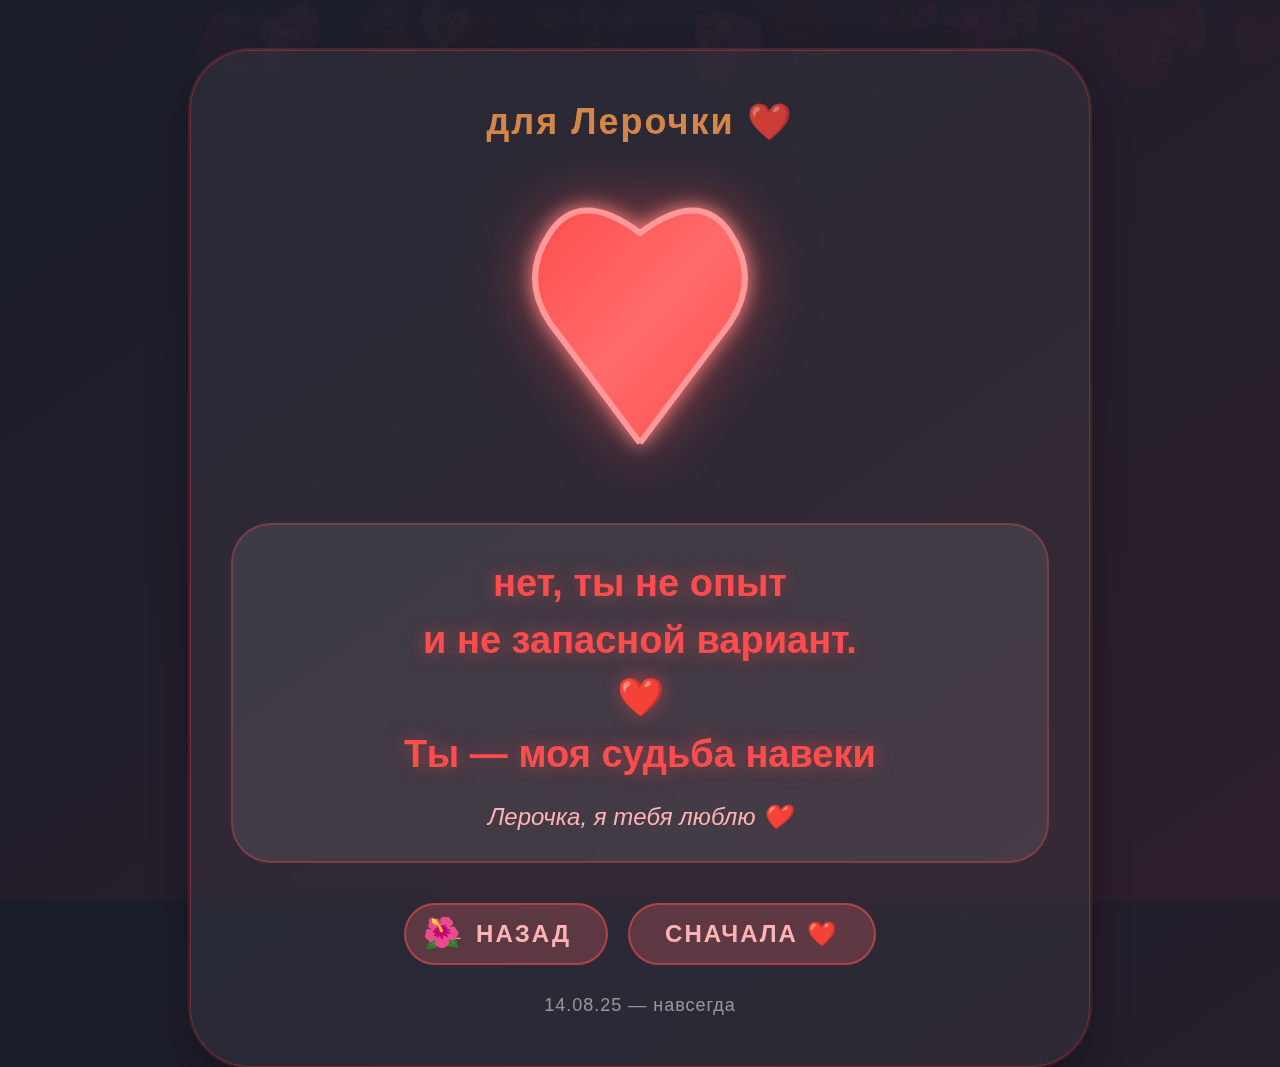
<file: page5.html>
<!DOCTYPE html>
<html lang="ru">
<head>
    <meta charset="UTF-8">
    <meta name="viewport" content="width=device-width, initial-scale=1.0">
    <title>Лерочка — страница 5</title>
    
    <!-- Favicon -->
    <link rel="icon" type="image/svg+xml" href="data:image/svg+xml,%3Csvg xmlns='http://www.w3.org/2000/svg' viewBox='0 0 100 100'%3E%3ClinearGradient id='g' x1='0%25' y1='0%25' x2='100%25' y2='100%25'%3E%3Cstop offset='0%25' stop-color='%23ff4d4d'/%3E%3Cstop offset='50%25' stop-color='%23ff6b6b'/%3E%3Cstop offset='100%25' stop-color='%23ff4d4d'/%3E%3C/linearGradient%3E%3Ccircle cx='50' cy='35' r='20' fill='url(%23g)'/%3E%3Ccircle cx='30' cy='45' r='20' fill='url(%23g)'/%3E%3Cpath d='M25 50 Q40 80 50 90 Q60 80 75 50' fill='url(%23g)'/%3E%3Ctext x='50' y='95' font-size='12' text-anchor='middle' fill='%23ff4d4d' font-family='Arial'%3E🌹%3C/text%3E%3C/svg%3E">
    
    <link rel="stylesheet" href="css.css">
    
    <style>
        /* Специальные стили для пятой страницы */
        body {
            background: linear-gradient(145deg, #1a1e2b 0%, #2d1e2b 100%);
            overflow-y: auto; /* Обеспечиваем скролл */
            min-height: 100vh;
            display: flex;
            align-items: flex-start; /* Контент начинается сверху */
        }
        
        .container-page5 {
            max-width: 900px;
            width: 90%;
            background: rgba(255, 255, 255, 0.05);
            backdrop-filter: blur(10px);
            border-radius: 60px;
            padding: 50px 40px;
            box-shadow: 0 20px 40px rgba(0, 0, 0, 0.3), 0 0 0 2px rgba(255, 77, 77, 0.2);
            text-align: center;
            position: relative;
            z-index: 1;
            margin: 30px auto; /* Увеличил отступы */
            border: 1px solid rgba(255, 77, 77, 0.3);
        }
        
        /* Заголовок */
        .page5-title {
            font-size: 36px;
            color: #ff9f4d;
            margin-bottom: 20px;
            text-align: center;
            font-weight: 600;
            opacity: 0.8;
            letter-spacing: 2px;
        }
        
        /* Контейнер для сердца */
        .heart-container {
            position: relative;
            width: 300px;
            height: 300px;
            margin: 30px auto;
            cursor: pointer;
            filter: drop-shadow(0 0 30px rgba(255, 77, 77, 0.5));
            animation: heartPulse 2s ease-in-out infinite;
        }
        
        @keyframes heartPulse {
            0%, 100% {
                transform: scale(1);
                filter: drop-shadow(0 0 20px rgba(255, 77, 77, 0.5));
            }
            50% {
                transform: scale(1.1);
                filter: drop-shadow(0 0 40px rgba(255, 77, 77, 0.8));
            }
        }
        
        /* SVG Сердца */
        .heart-svg {
            width: 100%;
            height: 100%;
            transition: all 0.3s ease;
        }
        
        .heart-svg:hover {
            transform: rotate(5deg);
        }
        
        .heart-path {
            fill: url(#heartGradient);
            stroke: #ff9999;
            stroke-width: 2;
            transition: all 0.3s ease;
        }
        
        .heart-svg:hover .heart-path {
            stroke: #ff4d4d;
            stroke-width: 3;
        }
        
        /* Текст с признанием */
        .message-container {
            margin: 50px 0 30px;
            padding: 30px;
            background: rgba(255, 255, 255, 0.03);
            border-radius: 40px;
            border: 2px solid rgba(255, 77, 77, 0.3);
            backdrop-filter: blur(5px);
        }
        
        .main-message {
            font-size: 38px;
            font-weight: 700;
            color: #ff4d4d;
            line-height: 1.5;
            text-shadow: 0 0 20px rgba(255, 77, 77, 0.5);
            animation: textGlow 3s ease-in-out infinite;
        }
        
        @keyframes textGlow {
            0%, 100% {
                text-shadow: 0 0 20px rgba(255, 77, 77, 0.3);
            }
            50% {
                text-shadow: 0 0 40px rgba(255, 77, 77, 0.7);
            }
        }
        
        .sub-message {
            font-size: 24px;
            color: #ffb3b3;
            margin-top: 20px;
            font-style: italic;
        }
        
        /* Кнопки навигации */
        .buttons-container-page5 {
            display: flex;
            gap: 20px;
            margin-top: 40px;
            justify-content: center;
            flex-wrap: wrap;
        }
        
        .nav-btn-page5 {
            background: rgba(255, 77, 77, 0.2);
            color: #ffb3b3;
            border: 2px solid rgba(255, 77, 77, 0.5);
            padding: 15px 35px;
            font-size: 24px;
            font-weight: 600;
            border-radius: 50px;
            cursor: pointer;
            text-transform: uppercase;
            letter-spacing: 2px;
            transition: all 0.3s ease;
            backdrop-filter: blur(5px);
            text-decoration: none;
            display: inline-flex;
            align-items: center;
            gap: 10px;
        }
        
        .nav-btn-page5:hover {
            background: rgba(255, 77, 77, 0.4);
            color: white;
            border-color: #ff4d4d;
            transform: translateY(-3px);
            box-shadow: 0 10px 20px rgba(255, 77, 77, 0.3);
        }
        
        .nav-btn-page5:active {
            transform: translateY(0);
        }
        
        /* Подпись */
        .footer-note-page5 {
            margin-top: 30px;
            text-align: center;
            font-size: 18px;
            color: rgba(255, 255, 255, 0.5);
            letter-spacing: 1px;
        }
        
        /* Фон с летающими сердечками (кастомный) */
        .floating-hearts-page5 {
            position: fixed;
            top: 0;
            left: 0;
            width: 100%;
            height: 100%;
            pointer-events: none;
            z-index: 0;
        }
        
        .float-heart {
            position: absolute;
            color: rgba(255, 77, 77, 0.1);
            font-size: 30px;
            animation: floatAround 15s linear infinite;
        }
        
        @keyframes floatAround {
            0% {
                transform: translateY(100vh) rotate(0deg) scale(0.5);
                opacity: 0;
            }
            10% {
                opacity: 0.3;
            }
            90% {
                opacity: 0.3;
            }
            100% {
                transform: translateY(-100px) rotate(360deg) scale(1.5);
                opacity: 0;
            }
        }
        
        /* Адаптивность */
        @media (max-width: 768px) {
            .container-page5 {
                padding: 30px 20px;
            }
            
            .heart-container {
                width: 220px;
                height: 220px;
            }
            
            .main-message {
                font-size: 28px;
            }
            
            .sub-message {
                font-size: 18px;
            }
            
            .nav-btn-page5 {
                font-size: 20px;
                padding: 12px 25px;
            }
        }
        
        @media (max-width: 480px) {
            .main-message {
                font-size: 22px;
            }
            
            .buttons-container-page5 {
                flex-direction: column;
            }
            
            .nav-btn-page5 {
                width: 100%;
                justify-content: center;
            }
        }

        body {
            background-color: #1a1a1a;
            margin: 0;
            overflow-x: hidden;
            height: 100vh;
        }

        .flower {
            position: fixed;
            bottom: -50px;
            font-size: 24px;
            z-index: 9999;
            pointer-events: none; /* чтоб цветы не мешали кликать по сайту */
            user-select: none; /* чтоб нельзя было выделить */
            animation-name: floatUp;
            animation-timing-function: linear;
            animation-fill-mode: forwards;
        }

        @keyframes floatUp {
            0% {
                bottom: 110vh; /* вылет сверху ЗА страницей */
                transform: translateX(0) rotate(0deg);
                opacity: 1;
            }
            100% {
                bottom: -50px;
                transform: translateX(20px) rotate(360deg); /* падают и крутяца */
                opacity: 0.7;
            }
        }
    </style>
</head>
<body>
    <!-- Фон с плавающими сердечками -->
    <div class="floating-hearts-page5" id="floatingHearts"></div>

    <div class="container-page5">
        <!-- Маленький заголовок -->
        <div class="page5-title">для Лерочки ❤️</div>

        <!-- Сердце -->
        <div class="heart-container" id="heartButton" onclick="createHeartExplosion()">
           <svg class="heart-svg" viewBox="0 0 100 100">
                <defs>
                    <linearGradient id="heartGradient" x1="0%" y1="0%" x2="100%" y2="100%">
                        <stop offset="0%" stop-color="#ff4d4d" />
                        <stop offset="50%" stop-color="#ff6b6b" />
                        <stop offset="100%" stop-color="#ff4d4d" />
                    </linearGradient>
                    <filter id="glow">
                        <feGaussianBlur stdDeviation="3" result="coloredBlur"/>
                        <feMerge>
                            <feMergeNode in="coloredBlur"/>
                            <feMergeNode in="SourceGraphic"/>
                        </feMerge>
                    </filter>
                </defs>
                <path class="heart-path" d="M50 90 L20 50 Q10 35 20 20 Q30 5 50 20 Q70 5 80 20 Q90 35 80 50 L50 90" filter="url(#glow)"/>
            </svg>
        </div>

        <!-- Главное сообщение -->
        <div class="message-container">
            <div class="main-message">
                нет, ты не опыт<br>
                и не запасной вариант.<br>
                ❤️<br>
                Ты — моя судьба навеки
            </div>
            <div class="sub-message">
                Лерочка, я тебя люблю ❤️
            </div>
        </div>

        <!-- Кнопки навигации -->
        <div class="buttons-container-page5">
            <button class="nav-btn-page5" onclick="window.location.href='page4.html'">
                ← назад
            </button>
            <button class="nav-btn-page5" onclick="window.location.href='page1.html'">
                сначала ❤️
            </button>
        </div>

        <!-- Подпись -->
        <div class="footer-note-page5">
            14.08.25 — навсегда
        </div>
    </div>
    <script>
    // Функция для создания взрыва сердечек
        function createHeartExplosion() {
            const emojis = ['❤️', '❤️‍🔥', '💖', '💗', '💓', '💞', '💕', '🌹', '🥰', '💝'];
            
            for (let i = 0; i < 60; i++) {
                setTimeout(() => {
                    const heart = document.createElement('div');
                    heart.className = 'heart-explosion';
                    
                    const randomEmoji = emojis[Math.floor(Math.random() * emojis.length)];
                    heart.textContent = randomEmoji;
                    
                    const heartBtn = document.getElementById('heartButton');
                    const rect = heartBtn.getBoundingClientRect();
                    
                    heart.style.left = (rect.left + rect.width/2 + (Math.random() - 0.5) * 300) + 'px';
                    heart.style.top = (rect.top + rect.height/2 + (Math.random() - 0.5) * 200) + 'px';
                    heart.style.fontSize = (20 + Math.random() * 50) + 'px';
                    heart.style.color = '#ff4d4d';
                    heart.style.zIndex = '10000';
                    
                    document.body.appendChild(heart);
                    
                    setTimeout(() => {
                        heart.remove();
                    }, 2000);
                }, i * 20);
            }
            
            // Вибрация
            if (navigator.vibrate) {
                navigator.vibrate([100, 50, 100, 50, 100, 50, 200]);
            }
            
            // Показываем сообщение при клике
            setTimeout(() => {
                alert('❤️ Лерочка, ты моя судьба навеки! ❤️');
            }, 300);
        }

        // Создание фоновых сердечек
        function createFloatingHearts() {
            const container = document.getElementById('floatingHearts');
            const heartEmojis = ['❤️', '💖', '💗', '💕', '🌹'];
            
            for (let i = 0; i < 30; i++) {
                const heart = document.createElement('div');
                heart.className = 'float-heart';
                heart.textContent = heartEmojis[Math.floor(Math.random() * heartEmojis.length)];
                heart.style.left = Math.random() * 100 + '%';
                heart.style.animationDelay = Math.random() * 15 + 's';
                heart.style.animationDuration = (10 + Math.random() * 20) + 's';
                heart.style.fontSize = (20 + Math.random() * 60) + 'px';
                heart.style.opacity = 0.1 + Math.random() * 0.2;
                heart.style.transform = `rotate(${Math.random() * 360}deg)`;
                container.appendChild(heart);
            }
        }

        // Добавляем обработчики событий
        document.addEventListener('DOMContentLoaded', function() {
            createFloatingHearts();
            
            // Эффект появления
            const container = document.querySelector('.container-page5');
            container.style.opacity = '0';
            container.style.transform = 'scale(0.9)';
            container.style.transition = 'all 0.8s ease';
            
            setTimeout(() => {
                container.style.opacity = '1';
                container.style.transform = 'scale(1)';
            }, 100);
            
            // Анимация для текста
            const message = document.querySelector('.main-message');
            message.style.opacity = '0';
            message.style.transform = 'translateY(30px)';
            message.style.transition = 'all 0.6s ease';
            
            setTimeout(() => {
                message.style.opacity = '1';
                message.style.transform = 'translateY(0)';
            }, 400);
        });
    </script>

    <script>
        const emojis = ["🌸", "🌹", "🌷", "🌺"];

        function createFlower() {
            const flower = document.createElement('div');
            flower.innerText = emojis[Math.floor(Math.random() * emojis.length)];
            flower.classList.add('flower');

            flower.style.left = Math.random() * 100 + 'vw';

            flower.style.fontSize = (Math.random() * 20 + 20) + 'px';

            const duration = Math.random() * 5 + 5;
            flower.style.animationDuration = duration + 's';

            document.body.appendChild(flower);

            setTimeout(() => {
                flower.remove();
            }, duration * 1000);
        }
        // 800 - миллисекунды. Больше мс - реже падают.
        setInterval(createFlower, 800); 
    </script>
</body>
</html>
</file>
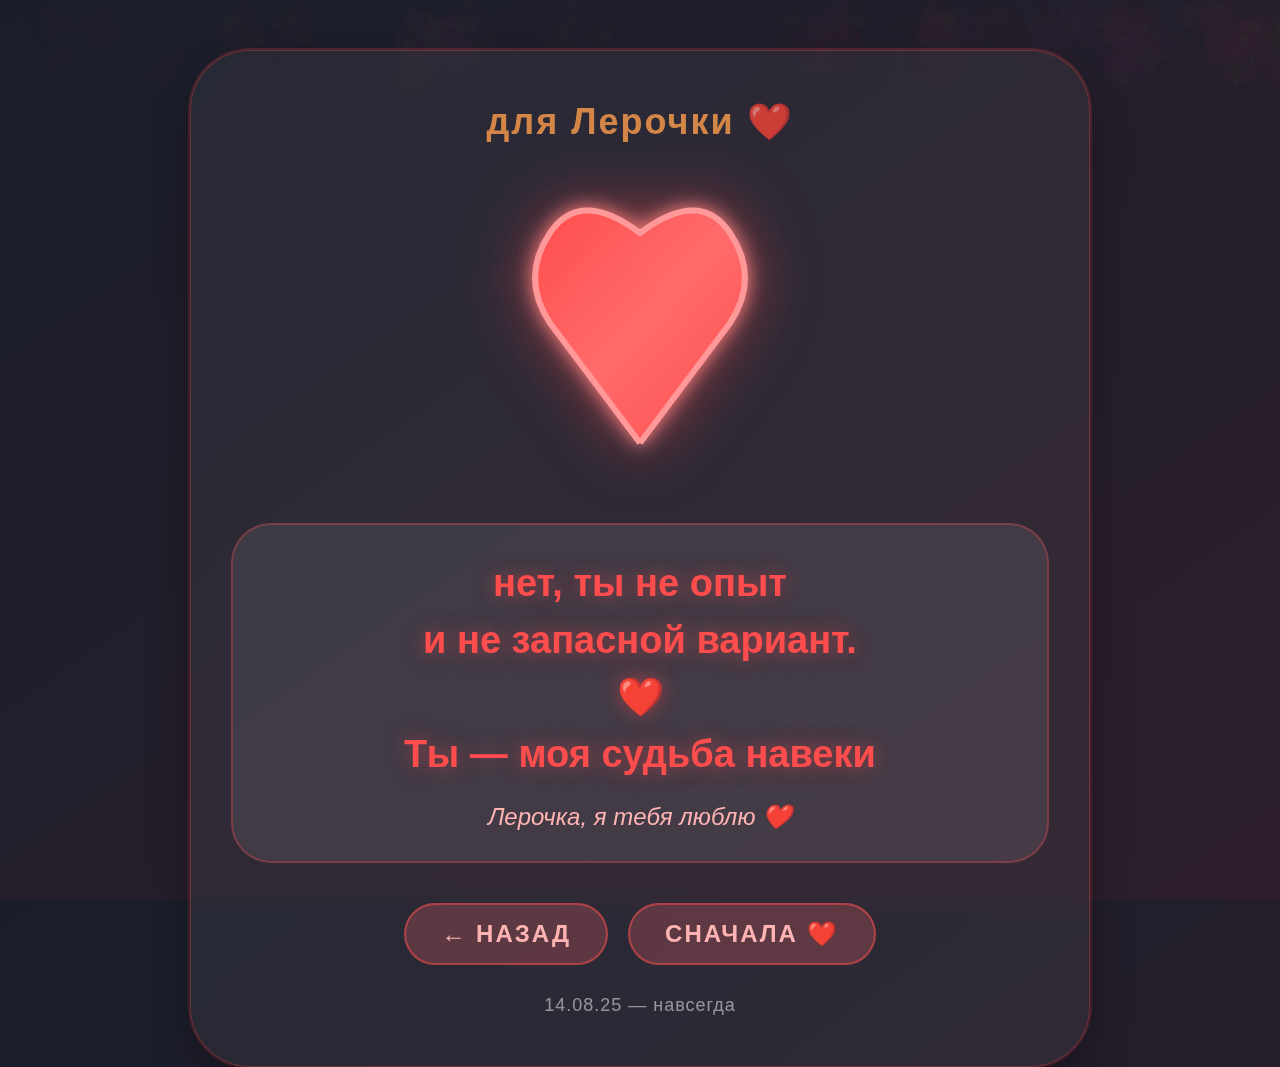
<file: 1414/page5.html>
<!DOCTYPE html>
<html lang="ru">
<head>
    <meta charset="UTF-8">
    <meta name="viewport" content="width=device-width, initial-scale=1.0">
    <title>Лерочка — страница 5</title>
    
    <!-- Favicon -->
    <link rel="icon" type="image/svg+xml" href="data:image/svg+xml,%3Csvg xmlns='http://www.w3.org/2000/svg' viewBox='0 0 100 100'%3E%3ClinearGradient id='g' x1='0%25' y1='0%25' x2='100%25' y2='100%25'%3E%3Cstop offset='0%25' stop-color='%23ff4d4d'/%3E%3Cstop offset='50%25' stop-color='%23ff6b6b'/%3E%3Cstop offset='100%25' stop-color='%23ff4d4d'/%3E%3C/linearGradient%3E%3Ccircle cx='50' cy='35' r='20' fill='url(%23g)'/%3E%3Ccircle cx='30' cy='45' r='20' fill='url(%23g)'/%3E%3Cpath d='M25 50 Q40 80 50 90 Q60 80 75 50' fill='url(%23g)'/%3E%3Ctext x='50' y='95' font-size='12' text-anchor='middle' fill='%23ff4d4d' font-family='Arial'%3E🌹%3C/text%3E%3C/svg%3E">
    
    <link rel="stylesheet" href="css.css">
    
    <style>
        /* Специальные стили для пятой страницы */
        body {
            background: linear-gradient(145deg, #1a1e2b 0%, #2d1e2b 100%);
            overflow-y: auto; /* Обеспечиваем скролл */
            min-height: 100vh;
            display: flex;
            align-items: flex-start; /* Контент начинается сверху */
        }
        
        .container-page5 {
            max-width: 900px;
            width: 90%;
            background: rgba(255, 255, 255, 0.05);
            backdrop-filter: blur(10px);
            border-radius: 60px;
            padding: 50px 40px;
            box-shadow: 0 20px 40px rgba(0, 0, 0, 0.3), 0 0 0 2px rgba(255, 77, 77, 0.2);
            text-align: center;
            position: relative;
            z-index: 1;
            margin: 30px auto; /* Увеличил отступы */
            border: 1px solid rgba(255, 77, 77, 0.3);
        }
        
        /* Заголовок */
        .page5-title {
            font-size: 36px;
            color: #ff9f4d;
            margin-bottom: 20px;
            text-align: center;
            font-weight: 600;
            opacity: 0.8;
            letter-spacing: 2px;
        }
        
        /* Контейнер для сердца */
        .heart-container {
            position: relative;
            width: 300px;
            height: 300px;
            margin: 30px auto;
            cursor: pointer;
            filter: drop-shadow(0 0 30px rgba(255, 77, 77, 0.5));
            animation: heartPulse 2s ease-in-out infinite;
        }
        
        @keyframes heartPulse {
            0%, 100% {
                transform: scale(1);
                filter: drop-shadow(0 0 20px rgba(255, 77, 77, 0.5));
            }
            50% {
                transform: scale(1.1);
                filter: drop-shadow(0 0 40px rgba(255, 77, 77, 0.8));
            }
        }
        
        /* SVG Сердца */
        .heart-svg {
            width: 100%;
            height: 100%;
            transition: all 0.3s ease;
        }
        
        .heart-svg:hover {
            transform: rotate(5deg);
        }
        
        .heart-path {
            fill: url(#heartGradient);
            stroke: #ff9999;
            stroke-width: 2;
            transition: all 0.3s ease;
        }
        
        .heart-svg:hover .heart-path {
            stroke: #ff4d4d;
            stroke-width: 3;
        }
        
        /* Текст с признанием */
        .message-container {
            margin: 50px 0 30px;
            padding: 30px;
            background: rgba(255, 255, 255, 0.03);
            border-radius: 40px;
            border: 2px solid rgba(255, 77, 77, 0.3);
            backdrop-filter: blur(5px);
        }
        
        .main-message {
            font-size: 38px;
            font-weight: 700;
            color: #ff4d4d;
            line-height: 1.5;
            text-shadow: 0 0 20px rgba(255, 77, 77, 0.5);
            animation: textGlow 3s ease-in-out infinite;
        }
        
        @keyframes textGlow {
            0%, 100% {
                text-shadow: 0 0 20px rgba(255, 77, 77, 0.3);
            }
            50% {
                text-shadow: 0 0 40px rgba(255, 77, 77, 0.7);
            }
        }
        
        .sub-message {
            font-size: 24px;
            color: #ffb3b3;
            margin-top: 20px;
            font-style: italic;
        }
        
        /* Кнопки навигации */
        .buttons-container-page5 {
            display: flex;
            gap: 20px;
            margin-top: 40px;
            justify-content: center;
            flex-wrap: wrap;
        }
        
        .nav-btn-page5 {
            background: rgba(255, 77, 77, 0.2);
            color: #ffb3b3;
            border: 2px solid rgba(255, 77, 77, 0.5);
            padding: 15px 35px;
            font-size: 24px;
            font-weight: 600;
            border-radius: 50px;
            cursor: pointer;
            text-transform: uppercase;
            letter-spacing: 2px;
            transition: all 0.3s ease;
            backdrop-filter: blur(5px);
            text-decoration: none;
            display: inline-flex;
            align-items: center;
            gap: 10px;
        }
        
        .nav-btn-page5:hover {
            background: rgba(255, 77, 77, 0.4);
            color: white;
            border-color: #ff4d4d;
            transform: translateY(-3px);
            box-shadow: 0 10px 20px rgba(255, 77, 77, 0.3);
        }
        
        .nav-btn-page5:active {
            transform: translateY(0);
        }
        
        /* Подпись */
        .footer-note-page5 {
            margin-top: 30px;
            text-align: center;
            font-size: 18px;
            color: rgba(255, 255, 255, 0.5);
            letter-spacing: 1px;
        }
        
        /* Фон с летающими сердечками (кастомный) */
        .floating-hearts-page5 {
            position: fixed;
            top: 0;
            left: 0;
            width: 100%;
            height: 100%;
            pointer-events: none;
            z-index: 0;
        }
        
        .float-heart {
            position: absolute;
            color: rgba(255, 77, 77, 0.1);
            font-size: 30px;
            animation: floatAround 15s linear infinite;
        }
        
        @keyframes floatAround {
            0% {
                transform: translateY(100vh) rotate(0deg) scale(0.5);
                opacity: 0;
            }
            10% {
                opacity: 0.3;
            }
            90% {
                opacity: 0.3;
            }
            100% {
                transform: translateY(-100px) rotate(360deg) scale(1.5);
                opacity: 0;
            }
        }
        
        /* Адаптивность */
        @media (max-width: 768px) {
            .container-page5 {
                padding: 30px 20px;
            }
            
            .heart-container {
                width: 220px;
                height: 220px;
            }
            
            .main-message {
                font-size: 28px;
            }
            
            .sub-message {
                font-size: 18px;
            }
            
            .nav-btn-page5 {
                font-size: 20px;
                padding: 12px 25px;
            }
        }
        
        @media (max-width: 480px) {
            .main-message {
                font-size: 22px;
            }
            
            .buttons-container-page5 {
                flex-direction: column;
            }
            
            .nav-btn-page5 {
                width: 100%;
                justify-content: center;
            }
        }

        body {
            background-color: #1a1a1a;
            margin: 0;
            overflow-x: hidden;
            height: 100vh;
        }

        .flower {
            position: fixed;
            bottom: -50px;
            font-size: 24px;
            z-index: 9999;
            pointer-events: none; /* чтоб цветы не мешали кликать по сайту */
            user-select: none; /* чтоб нельзя было выделить */
            animation-name: floatUp;
            animation-timing-function: linear;
            animation-fill-mode: forwards;
        }

        @keyframes floatUp {
            0% {
                bottom: 110vh; /* вылет сверху ЗА страницей */
                transform: translateX(0) rotate(0deg);
                opacity: 1;
            }
            100% {
                bottom: -50px;
                transform: translateX(20px) rotate(360deg); /* падают и крутяца */
                opacity: 0.7;
            }
        }
    </style>
</head>
<body>
    <!-- Фон с плавающими сердечками -->
    <div class="floating-hearts-page5" id="floatingHearts"></div>

    <div class="container-page5">
        <!-- Маленький заголовок -->
        <div class="page5-title">для Лерочки ❤️</div>

        <!-- Сердце -->
        <div class="heart-container" id="heartButton" onclick="createHeartExplosion()">
           <svg class="heart-svg" viewBox="0 0 100 100">
                <defs>
                    <linearGradient id="heartGradient" x1="0%" y1="0%" x2="100%" y2="100%">
                        <stop offset="0%" stop-color="#ff4d4d" />
                        <stop offset="50%" stop-color="#ff6b6b" />
                        <stop offset="100%" stop-color="#ff4d4d" />
                    </linearGradient>
                    <filter id="glow">
                        <feGaussianBlur stdDeviation="3" result="coloredBlur"/>
                        <feMerge>
                            <feMergeNode in="coloredBlur"/>
                            <feMergeNode in="SourceGraphic"/>
                        </feMerge>
                    </filter>
                </defs>
                <path class="heart-path" d="M50 90 L20 50 Q10 35 20 20 Q30 5 50 20 Q70 5 80 20 Q90 35 80 50 L50 90" filter="url(#glow)"/>
            </svg>
        </div>

        <!-- Главное сообщение -->
        <div class="message-container">
            <div class="main-message">
                нет, ты не опыт<br>
                и не запасной вариант.<br>
                ❤️<br>
                Ты — моя судьба навеки
            </div>
            <div class="sub-message">
                Лерочка, я тебя люблю ❤️
            </div>
        </div>

        <!-- Кнопки навигации -->
        <div class="buttons-container-page5">
            <button class="nav-btn-page5" onclick="window.location.href='page4.html'">
                ← назад
            </button>
            <button class="nav-btn-page5" onclick="window.location.href='index.html'">
                сначала ❤️
            </button>
        </div>

        <!-- Подпись -->
        <div class="footer-note-page5">
            14.08.25 — навсегда
        </div>
    </div>
    <script>
    // Функция для создания взрыва сердечек
        function createHeartExplosion() {
            const emojis = ['❤️', '❤️‍🔥', '💖', '💗', '💓', '💞', '💕', '🌹', '🥰', '💝'];
            
            for (let i = 0; i < 60; i++) {
                setTimeout(() => {
                    const heart = document.createElement('div');
                    heart.className = 'heart-explosion';
                    
                    const randomEmoji = emojis[Math.floor(Math.random() * emojis.length)];
                    heart.textContent = randomEmoji;
                    
                    const heartBtn = document.getElementById('heartButton');
                    const rect = heartBtn.getBoundingClientRect();
                    
                    heart.style.left = (rect.left + rect.width/2 + (Math.random() - 0.5) * 300) + 'px';
                    heart.style.top = (rect.top + rect.height/2 + (Math.random() - 0.5) * 200) + 'px';
                    heart.style.fontSize = (20 + Math.random() * 50) + 'px';
                    heart.style.color = '#ff4d4d';
                    heart.style.zIndex = '10000';
                    
                    document.body.appendChild(heart);
                    
                    setTimeout(() => {
                        heart.remove();
                    }, 2000);
                }, i * 20);
            }
            
            // Вибрация
            if (navigator.vibrate) {
                navigator.vibrate([100, 50, 100, 50, 100, 50, 200]);
            }
            
            // Показываем сообщение при клике
            setTimeout(() => {
                alert('❤️ Лерочка, ты моя судьба навеки! ❤️');
            }, 300);
        }

        // Создание фоновых сердечек
        function createFloatingHearts() {
            const container = document.getElementById('floatingHearts');
            const heartEmojis = ['❤️', '💖', '💗', '💕', '🌹'];
            
            for (let i = 0; i < 30; i++) {
                const heart = document.createElement('div');
                heart.className = 'float-heart';
                heart.textContent = heartEmojis[Math.floor(Math.random() * heartEmojis.length)];
                heart.style.left = Math.random() * 100 + '%';
                heart.style.animationDelay = Math.random() * 15 + 's';
                heart.style.animationDuration = (10 + Math.random() * 20) + 's';
                heart.style.fontSize = (20 + Math.random() * 60) + 'px';
                heart.style.opacity = 0.1 + Math.random() * 0.2;
                heart.style.transform = `rotate(${Math.random() * 360}deg)`;
                container.appendChild(heart);
            }
        }

        // Добавляем обработчики событий
        document.addEventListener('DOMContentLoaded', function() {
            createFloatingHearts();
            
            // Эффект появления
            const container = document.querySelector('.container-page5');
            container.style.opacity = '0';
            container.style.transform = 'scale(0.9)';
            container.style.transition = 'all 0.8s ease';
            
            setTimeout(() => {
                container.style.opacity = '1';
                container.style.transform = 'scale(1)';
            }, 100);
            
            // Анимация для текста
            const message = document.querySelector('.main-message');
            message.style.opacity = '0';
            message.style.transform = 'translateY(30px)';
            message.style.transition = 'all 0.6s ease';
            
            setTimeout(() => {
                message.style.opacity = '1';
                message.style.transform = 'translateY(0)';
            }, 400);
        });
    </script>

    <script>
        const emojis = ["🌸", "🌹", "🌷", "🌺"];

        function createFlower() {
            const flower = document.createElement('div');
            flower.innerText = emojis[Math.floor(Math.random() * emojis.length)];
            flower.classList.add('flower');

            flower.style.left = Math.random() * 100 + 'vw';

            flower.style.fontSize = (Math.random() * 20 + 20) + 'px';

            const duration = Math.random() * 5 + 5;
            flower.style.animationDuration = duration + 's';

            document.body.appendChild(flower);

            setTimeout(() => {
                flower.remove();
            }, duration * 1000);
        }
        // 800 - миллисекунды. Больше мс - реже падают.
        setInterval(createFlower, 800); 
    </script>
</body>
</html>
</file>
<file: index.css>
/* Основные стили */
* {
    margin: 0;
    padding: 0;
    box-sizing: border-box;
}

body {
    font-family: 'Inter', -apple-system, BlinkMacSystemFont, 'Segoe UI', Roboto, sans-serif;
    background: linear-gradient(145deg, #1a1e2b 0%, #2d3349 100%);
    min-height: 100vh;
    display: flex;
    align-items: center;
    justify-content: center;
    padding: 20px;
    position: relative;
    overflow-y: auto;
}

.container {
    max-width: 1200px;
    width: 100%;
    background: #f0f2f5;
    border-radius: 40px;
    padding: 40px;
    box-shadow: 0 20px 40px rgba(0, 0, 0, 0.3);
    position: relative;
    z-index: 1;
    margin: 20px auto;
    overflow: visible;
}

/* Заголовок */
.title {
    font-size: 48px;
    font-weight: 800;
    color: #1a1e2b;
    margin-bottom: 40px;
    letter-spacing: -0.5px;
    text-align: center;
    width: 100%;
    animation: titleGlow 2s ease-in-out infinite;
}

@keyframes titleGlow {
    0%, 100% {
        text-shadow: 0 0 10px rgba(255, 77, 77, 0.3);
    }
    50% {
        text-shadow: 0 0 20px rgba(255, 77, 77, 0.6);
    }
}

/* Основной контент - централизация правой таблицы */
.main-content {
    display: flex;
    justify-content: center;
    align-items: center;
    min-height: 50vh;
    width: 100%;
    margin-bottom: 20px;
}

/* Скрываем левую таблицу */
.left-table {
    display: none;
}

/* Правая таблица - центрированная */
.right-table {
    width: 500px;
    max-width: 90%;
    margin: 0 auto;
}

/* Контейнер для содержимого таблицы */
.table-container {
    width: 100%;
    display: flex;
    flex-direction: column;
    gap: 25px;
}

/* Стили для правой таблицы с текстухами */
.right-table .table-container {
    gap: 20px;
    border: none;
    background: transparent;
    height: fit-content;
}

.texture-row {
    padding: 30px 35px;
    font-size: 32px;
    font-weight: 600;
    color: #ffffff;
    text-align: center;
    background: linear-gradient(145deg, #4a4f63, #2d3142);
    border-radius: 60px;
    transition: all 0.3s ease;
    cursor: pointer;
    position: relative;
    overflow: hidden;
    box-shadow: 0 10px 0 #1a1e2b, 0 15px 30px rgba(255, 77, 77, 0.3);
    border: 2px solid rgba(255, 255, 255, 0.1);
    letter-spacing: 1px;
}

.texture-row:hover {
    transform: translateY(-5px);
    box-shadow: 0 15px 0 #1a1e2b, 0 20px 40px rgba(255, 77, 77, 0.5);
    background: linear-gradient(145deg, #5d637c, #3d425a);
}

.texture-row:active {
    transform: translateY(5px);
    box-shadow: 0 5px 0 #1a1e2b, 0 10px 20px rgba(255, 77, 77, 0.3);
}

/* Специальный стиль для важных дат */
.texture-row.important {
    background: linear-gradient(145deg, #ff4d4d, #ff6b6b);
    font-weight: 700;
    color: white;
    border: 2px solid rgba(255, 255, 255, 0.3);
    box-shadow: 0 10px 0 #b33030, 0 15px 30px rgba(255, 77, 77, 0.5);
}

.texture-row.important:hover {
    background: linear-gradient(145deg, #ff6666, #ff8585);
    box-shadow: 0 15px 0 #b33030, 0 20px 40px rgba(255, 77, 77, 0.7);
}

.texture-row.important:active {
    box-shadow: 0 5px 0 #b33030, 0 10px 20px rgba(255, 77, 77, 0.4);
}

/* Скрываем нижнюю навигацию */
.bottom-nav1,
.bottom-nav2,
.bottom-nav,
.next-btn {
    display: none;
}

/* Стили для фона с сердечками */
.background-hearts {
    position: fixed;
    top: 0;
    left: 0;
    width: 100%;
    height: 100%;
    pointer-events: none;
    z-index: 0;
    overflow: hidden;
}

/* Стили для плавающих сердечек (будут создаваться через JS) */
.floating-heart {
    position: absolute;
    color: rgba(255, 77, 77, 0.15);
    font-size: 40px;
    user-select: none;
    animation: float 15s linear infinite;
}

@keyframes float {
    0% {
        transform: translateY(100vh) rotate(0deg);
    }
    100% {
        transform: translateY(-100px) rotate(360deg);
    }
}

/* Анимация для появления строк */
@keyframes slideIn {
    from {
        opacity: 0;
        transform: translateY(30px);
    }
    to {
        opacity: 1;
        transform: translateY(0);
    }
}

.texture-row {
    animation: slideIn 0.5s ease-out forwards;
}

.texture-row:nth-child(1) {
    animation-delay: 0.2s;
}

.texture-row:nth-child(2) {
    animation-delay: 0.4s;
}

/* Кастомный скроллбар */
::-webkit-scrollbar {
    width: 12px;
    height: 12px;
}

::-webkit-scrollbar-track {
    background: rgba(255, 77, 77, 0.1);
    border-radius: 10px;
}

::-webkit-scrollbar-thumb {
    background: rgba(255, 77, 77, 0.5);
    border-radius: 10px;
    border: 2px solid rgba(255, 255, 255, 0.2);
}

::-webkit-scrollbar-thumb:hover {
    background: rgba(255, 77, 77, 0.8);
}

/* Для Firefox */
* {
    scrollbar-width: thin;
    scrollbar-color: rgba(255, 77, 77, 0.5) rgba(255, 77, 77, 0.1);
}

/* Адаптивность для планшетов */
@media (max-width: 768px) {
    body {
        padding: 10px;
    }
    
    .container {
        padding: 30px;
        border-radius: 30px;
    }

    .title {
        font-size: 36px;
        margin-bottom: 30px;
    }

    .right-table {
        width: 450px;
    }

    .texture-row {
        font-size: 28px;
        padding: 25px 30px;
    }
}

/* Адаптивность для мобильных устройств */
@media (max-width: 480px) {
    .container {
        padding: 20px;
        border-radius: 25px;
        margin: 10px auto;
    }

    .title {
        font-size: 28px;
        margin-bottom: 20px;
    }

    .right-table {
        width: 100%;
    }

    .texture-row {
        font-size: 24px;
        padding: 20px 25px;
        border-radius: 40px;
    }
}

/* Для очень маленьких экранов */
@media (max-width: 360px) {
    .container {
        padding: 15px;
    }
    
    .title {
        font-size: 24px;
    }
    
    .texture-row {
        font-size: 20px;
        padding: 15px 20px;
        border-radius: 35px;
    }
}

/* Дополнительные декоративные элементы */
.container::before {
    content: "❤️";
    position: absolute;
    top: -20px;
    left: -20px;
    font-size: 60px;
    opacity: 0.1;
    transform: rotate(-15deg);
    pointer-events: none;
}

.container::after {
    content: "🌹";
    position: absolute;
    bottom: -20px;
    right: -20px;
    font-size: 60px;
    opacity: 0.1;
    transform: rotate(15deg);
    pointer-events: none;
}
</file>
<file: 1414/css.css>
/* Основные стили */
* {
    margin: 0;
    padding: 0;
    box-sizing: border-box;
}

body {
    font-family: 'Inter', -apple-system, BlinkMacSystemFont, 'Segoe UI', Roboto, sans-serif;
    background: linear-gradient(145deg, #1a1e2b 0%, #2d3349 100%);
    min-height: 100vh;
    display: flex;
    align-items: flex-start; /* Изменено с center на flex-start */
    justify-content: center;
    padding: 20px;
    position: relative;
    overflow-y: auto; /* Добавлено для скролла */
}

.container {
    max-width: 1200px;
    width: 100%;
    background: #f0f2f5;
    border-radius: 40px;
    padding: 40px;
    box-shadow: 0 20px 40px rgba(0, 0, 0, 0.3);
    position: relative;
    z-index: 1;
    margin: 20px auto; /* Добавлено для отступов */
    overflow: visible; /* Чтобы контент не обрезался */
}

/* Заголовок */
.title {
    font-size: 48px;
    font-weight: 800;
    color: #1a1e2b;
    margin-bottom: 40px;
    letter-spacing: -0.5px;
    text-align: center;
    width: 100%;
    animation: titleGlow 2s ease-in-out infinite;
}

@keyframes titleGlow {
    0%, 100% {
        text-shadow: 0 0 10px rgba(255, 77, 77, 0.3);
    }
    50% {
        text-shadow: 0 0 20px rgba(255, 77, 77, 0.6);
    }
}

/* Основной контент - две колонки */
.main-content {
    display: flex;
    gap: 40px;
    margin-bottom: 40px;
    align-items: stretch;
    flex-wrap: wrap; /* Добавлено для мобильных */
}

/* Левая и правая таблицы */
.left-table,
.right-table {
    flex: 1;
    display: flex;
    min-width: 300px; /* Минимальная ширина */
}

/* Контейнер для содержимого таблиц */
.table-container {
    width: 100%;
    display: flex;
    flex-direction: column;
    gap: 20px;
}

/* Стили для плейсхолдера ПНГШКИ */
.png-placeholder {
    width: 100%;
    aspect-ratio: 1/1;
    background: linear-gradient(45deg, #ffd7d7, #ffe6e6);
    border-radius: 30px;
    box-shadow: inset 0 0 0 2px #ffaaaa, 0 10px 20px rgba(255, 77, 77, 0.2);
    display: flex;
    align-items: center;
    justify-content: center;
    position: relative;
    overflow: hidden;
}

.png-placeholder::before {
    content: "❤️";
    position: absolute;
    font-size: 100px;
    opacity: 0.3;
    animation: heartbeat 1.5s ease-in-out infinite;
}

.png-placeholder::after {
    content: "🌹";
    position: absolute;
    font-size: 60px;
    bottom: 20px;
    right: 20px;
    opacity: 0.5;
    transform: rotate(-15deg);
}

@keyframes heartbeat {
    0%, 100% {
        transform: scale(1);
    }
    50% {
        transform: scale(1.1);
    }
}

/* Стили для кнопки ПНГ+К НОПКА */
.png-button {
    background: #4a4f63;
    color: white;
    border: none;
    padding: 0;
    font-size: 24px;
    font-weight: 600;
    border-radius: 50px;
    cursor: pointer;
    width: 100%;
    text-transform: uppercase;
    letter-spacing: 1px;
    transition: all 0.2s ease;
    box-shadow: 0 4px 0 #2d3142;
    overflow: hidden;
}

.png-button:hover {
    transform: translateY(-2px);
    box-shadow: 0 6px 0 #2d3142;
}

.png-button:active {
    transform: translateY(4px);
    box-shadow: 0 0 0 #2d3142;
}

/* Стиль для внутренней кнопки НАЖМИ!!! */
.inner-click-btn {
    width: 100%;
    height: 100%;
    background: #ff4d4d;
    color: white;
    border: none;
    padding: 18px 30px;
    font-size: 24px;
    font-weight: 600;
    cursor: pointer;
    text-transform: uppercase;
    letter-spacing: 1px;
    transition: all 0.1s ease;
    animation: softPulse 2s infinite;
    border-radius: 50px;
    box-shadow: inset 0 2px 10px rgba(0,0,0,0.2);
}

.inner-click-btn:hover {
    background: #ff6666;
    transform: scale(1.02);
}

.inner-click-btn:active {
    background: #ff3333;
    transform: scale(0.98);
}

@keyframes softPulse {
    0%, 100% {
        opacity: 1;
    }
    50% {
        opacity: 0.9;
        background: #ff3333;
    }
}

/* Эмодзи на кнопке */
.emoji-text {
    font-size: 28px;
    margin-right: 10px;
    filter: drop-shadow(0 2px 2px rgba(0,0,0,0.3));
}

/* Контейнер для текста в кнопке */
.button-content {
    display: flex;
    align-items: center;
    justify-content: center;
    gap: 10px;
    flex-wrap: wrap; /* Для мобильных */
}

.main-text {
    display: flex;
    align-items: center;
    gap: 5px;
}

/* Стили для правой таблицы с текстухами */
.right-table .table-container {
    gap: 0;
    border: 2px solid #b0b0b0;
    border-radius: 30px;
    overflow: hidden;
    background: #d9d9d9;
    height: fit-content;
}

.texture-row {
    padding: 25px 30px;
    font-size: 28px;
    font-weight: 600;
    color: #1a1e2b;
    text-align: left;
    border-bottom: 2px solid #b0b0b0;
    background-color: #e8e8e8;
    transition: all 0.3s ease;
    cursor: pointer;
    position: relative;
    overflow: hidden;
}

.texture-row:hover {
    background-color: #d0d0d0;
    transform: translateX(5px);
}

.texture-row:last-child {
    border-bottom: none;
}

/* Специальный стиль для важных дат */
.texture-row.important {
    background: linear-gradient(45deg, #ffd7d7, #ffe6e6);
    font-weight: 700;
    color: #ff4d4d;
    border-left: 5px solid #ff4d4d;
}

/* Нижняя навигация */
.bottom-nav {
    display: flex;
    justify-content: center;
    margin-top: 20px;
    flex-wrap: wrap;
    gap: 15px;
}

.next-btn {
    background: #4a4f63;
    color: white;
    border: none;
    padding: 18px 50px;
    font-size: 24px;
    font-weight: 600;
    border-radius: 50px;
    cursor: pointer;
    text-transform: uppercase;
    letter-spacing: 2px;
    transition: all 0.2s ease;
    box-shadow: 0 4px 0 #2d3142;
}

.next-btn:hover {
    background: #5d637c;
    transform: translateY(-2px);
    box-shadow: 0 6px 0 #2d3142;
}

.next-btn:active {
    transform: translateY(4px);
    box-shadow: 0 0 0 #2d3142;
}

/* Стили для подвала */
.footer-note {
    text-align: center;
    margin-top: 30px;
    color: #ff4d4d;
    font-size: 18px;
    font-weight: 500;
    animation: glow 2s ease-in-out infinite;
    padding: 10px;
}

@keyframes glow {
    0%, 100% {
        text-shadow: 0 0 5px rgba(255, 77, 77, 0.5);
    }
    50% {
        text-shadow: 0 0 20px rgba(255, 77, 77, 0.8);
    }
}

/* Стили для фона с сердечками */
.background-hearts {
    position: fixed;
    top: 0;
    left: 0;
    width: 100%;
    height: 100%;
    pointer-events: none;
    z-index: 0;
    overflow: hidden;
}

.floating-heart {
    position: absolute;
    color: rgba(255, 77, 77, 0.1);
    font-size: 40px;
    user-select: none;
    animation: float 20s linear infinite;
}

@keyframes float {
    0% {
        transform: translateY(100vh) rotate(0deg);
    }
    100% {
        transform: translateY(-100px) rotate(360deg);
    }
}

/* Стили для взрыва сердечек */
.heart-explosion {
    position: fixed;
    pointer-events: none;
    z-index: 9999;
    font-size: 24px;
    animation: floatUp 1.5s ease-out forwards;
}

@keyframes floatUp {
    0% {
        opacity: 1;
        transform: translateY(0) rotate(0deg);
    }
    100% {
        opacity: 0;
        transform: translateY(-100px) rotate(20deg);
    }
}

/* Анимация появления для строк */
@keyframes slideIn {
    to {
        opacity: 1;
        transform: translateX(0);
    }
}

/* Кастомный скроллбар */
::-webkit-scrollbar {
    width: 12px;
    height: 12px;
}

::-webkit-scrollbar-track {
    background: rgba(255, 77, 77, 0.1);
    border-radius: 10px;
}

::-webkit-scrollbar-thumb {
    background: rgba(255, 77, 77, 0.5);
    border-radius: 10px;
    border: 2px solid rgba(255, 255, 255, 0.2);
}

::-webkit-scrollbar-thumb:hover {
    background: rgba(255, 77, 77, 0.8);
}

/* Для Firefox */
* {
    scrollbar-width: thin;
    scrollbar-color: rgba(255, 77, 77, 0.5) rgba(255, 77, 77, 0.1);
}

/* Адаптивность для планшетов */
@media (max-width: 768px) {
    body {
        padding: 10px;
    }
    
    .container {
        padding: 30px;
        border-radius: 30px;
    }

    .title {
        font-size: 36px;
        margin-bottom: 30px;
    }

    .main-content {
        flex-direction: column;
        gap: 30px;
    }

    .left-table,
    .right-table {
        width: 100%;
        min-width: auto;
    }

    .png-button {
        font-size: 20px;
    }

    .inner-click-btn {
        font-size: 20px;
        padding: 15px 25px;
    }

    .texture-row {
        font-size: 24px;
        padding: 20px 25px;
    }

    .next-btn {
        font-size: 20px;
        padding: 15px 40px;
    }
    
    .emoji-text {
        font-size: 24px;
    }
}

/* Адаптивность для мобильных устройств */
@media (max-width: 480px) {
    .container {
        padding: 20px;
        border-radius: 25px;
        margin: 10px auto;
    }

    .title {
        font-size: 28px;
        margin-bottom: 20px;
    }

    .png-button {
        font-size: 18px;
    }

    .inner-click-btn {
        font-size: 18px;
        padding: 12px 20px;
    }

    .texture-row {
        font-size: 20px;
        padding: 15px 20px;
    }

    .png-placeholder::before {
        font-size: 70px;
    }
    
    .png-placeholder::after {
        font-size: 40px;
        bottom: 10px;
        right: 10px;
    }

    .next-btn {
        font-size: 18px;
        padding: 12px 30px;
        width: 100%;
    }
    
    .emoji-text {
        font-size: 22px;
    }
    
    .footer-note {
        font-size: 16px;
    }
    
    .button-content {
        flex-direction: column;
        gap: 5px;
    }
}

/* Для очень маленьких экранов */
@media (max-width: 360px) {
    .container {
        padding: 15px;
    }
    
    .title {
        font-size: 24px;
    }
    
    .texture-row {
        font-size: 18px;
        padding: 12px 15px;
    }
    
    .inner-click-btn {
        font-size: 16px;
        padding: 10px 15px;
    }
}
</file>
<file: fashion/css.css>
/* css.css - Telegram iOS 26 Белая тема */

:root {
    --glass-bg: rgba(255, 255, 255, 0.8);
    --liquid-blur: blur(20px);
    --ios-blue: #007AFF;
    --text-main: #000000;
    --key-bg: rgba(255, 255, 255, 0.95);
    --tg-bg: #ffffff;           /* Белый фон Telegram */
    --tg-secondary: #f0f0f0;    /* Светло-серый для элементов */
    --tg-green: #e5f6d3;        /* Светло-зеленый для исходящих */
    --tg-blue: #007aff;         /* Синий Telegram */
    --tg-gray: #8e8e93;         /* Серый для текста */
    --chat-bg: #f0f0f0;         /* Шторка чата */
    --header-bg: #e8e8e8;       /* Шторка заголовка (чуть темнее) */
}

* {
    box-sizing: border-box;
    -webkit-tap-highlight-color: transparent;
}

body {
    margin: 0;
    font-family: -apple-system, BlinkMacSystemFont, "SF Pro Display", "SF Pro Text", sans-serif;
    background: #1a1a1a;
    display: flex;
    justify-content: center;
    align-items: center;
    height: 100vh;
    color: var(--text-main);
}

/* Корпус iPhone 14 */
.iphone-14 {
    width: 390px;
    height: 844px;
    background: var(--tg-bg);
    border-radius: 54px;
    position: relative;
    box-shadow: 0 0 0 12px #222, 0 0 0 15px #444, 0 30px 60px rgba(0,0,0,0.5);
    overflow: hidden;
    display: flex;
    flex-direction: column;
}

/* Dynamic Island / Notch */
.notch {
    position: absolute;
    top: 12px;
    left: 50%;
    transform: translateX(-50%);
    width: 120px;
    height: 35px;
    background: #000;
    border-radius: 20px;
    z-index: 100;
}

/* Header */
.header {
    padding-top: 50px;
    padding-bottom: 10px;
    background: var(--header-bg);
    backdrop-filter: var(--liquid-blur);
    -webkit-backdrop-filter: var(--liquid-blur);
    border-bottom: 1px solid rgba(0,0,0,0.1);
    text-align: center;
    z-index: 10;
    flex-shrink: 0;
}

.header .name { 
    font-weight: 600; 
    font-size: 17px; 
    color: #000;
}
.header .status { 
    font-size: 12px; 
    color: var(--tg-gray);
}

/* Chat Area - скроллится */
.chat-container {
    flex: 1;
    padding: 15px;
    display: flex;
    flex-direction: column;
    gap: 8px;
    overflow-y: auto;
    background: var(--chat-bg);
    min-height: 0;
}

.msg {
    max-width: 75%;
    padding: 10px 14px;
    border-radius: 18px;
    font-size: 15px;
    line-height: 1.4;
    position: relative;
    box-shadow: 0 1px 2px rgba(0,0,0,0.1);
}

.msg.in {
    background: #e9e9e9;
    align-self: flex-start;
    border-bottom-left-radius: 4px;
    color: #000;
}

.msg.out {
    background: var(--tg-green);
    align-self: flex-end;
    border-bottom-right-radius: 4px;
    color: #000;
}

/* Input Field */
.input-bar {
    background: rgba(255, 255, 255, 0.95);
    backdrop-filter: var(--liquid-blur);
    -webkit-backdrop-filter: var(--liquid-blur);
    padding: 8px 12px;
    display: flex;
    align-items: center;
    gap: 10px;
    border-top: 1px solid rgba(0,0,0,0.05);
    flex-shrink: 0;
}

.input-field {
    flex: 1;
    background: #f2f2f7;
    border-radius: 20px;
    padding: 10px 15px;
    font-size: 16px;
    color: #000;
    border: none;
    outline: none;
}

.input-field::placeholder {
    color: var(--tg-gray);
}

/* Status Bar (если используете) */
.status-bar {
    display: flex;
    justify-content: space-between;
    align-items: center;
    padding: 14px 24px 5px;
    height: 44px;
    z-index: 101;
    background: transparent;
}

.time {
    font-weight: 600;
    font-size: 15px;
    width: 50px;
    color: #000;
}

.status-icons {
    display: flex;
    gap: 4px;
    align-items: center;
    width: 50px;
    justify-content: flex-end;
}

/* Батарея */
.battery {
    width: 22px;
    height: 11px;
    border: 1px solid #000;
    border-radius: 3px;
    position: relative;
}

.battery::after {
    content: '';
    position: absolute;
    right: -3px;
    top: 3px;
    width: 2px;
    height: 4px;
    background: #000;
}

/* Скроллбар */
::-webkit-scrollbar {
    width: 4px;
}

::-webkit-scrollbar-track {
    background: transparent;
}

::-webkit-scrollbar-thumb {
    background: #c4c4c4;
    border-radius: 4px;
}

/* Добавьте это в ваш css.css или оставьте в <style> */

/* Chat Area - скроллится */
.chat-container {
    flex: 1;
    padding: 15px;
    display: flex;
    flex-direction: column;
    justify-content: flex-end; /* Важно: прижимает содержимое к низу */
    overflow-y: auto;
    background: var(--chat-bg);
    min-height: 0;
}

/* Обертка для сообщений */
.messages-wrapper {
    display: flex;
    flex-direction: column;
    gap: 8px;
}

/* Индикатор печатания */
.typing-indicator {
    display: flex;
    align-items: center;
    gap: 4px;
    padding: 12px 16px;
    background: #e9e9e9;
    border-radius: 18px;
    border-bottom-left-radius: 4px;
    max-width: 70px;
    margin-top: 8px;
    margin-bottom: 0;
    align-self: flex-start;
}
</file>
<file: css.css>
/* Основные стили */
* {
    margin: 0;
    padding: 0;
    box-sizing: border-box;
}

body {
    font-family: 'Inter', -apple-system, BlinkMacSystemFont, 'Segoe UI', Roboto, sans-serif;
    background: linear-gradient(145deg, #1a1e2b 0%, #2d3349 100%);
    min-height: 100vh;
    display: flex;
    align-items: flex-start; /* Изменено с center на flex-start */
    justify-content: center;
    padding: 20px;
    position: relative;
    overflow-y: auto; /* Добавлено для скролла */
}

.container {
    max-width: 1200px;
    width: 100%;
    background: #f0f2f5;
    border-radius: 40px;
    padding: 40px;
    box-shadow: 0 20px 40px rgba(0, 0, 0, 0.3);
    position: relative;
    z-index: 1;
    margin: 20px auto; /* Добавлено для отступов */
    overflow: visible; /* Чтобы контент не обрезался */
}

/* Заголовок */
.title {
    font-size: 48px;
    font-weight: 800;
    color: #1a1e2b;
    margin-bottom: 40px;
    letter-spacing: -0.5px;
    text-align: center;
    width: 100%;
    animation: titleGlow 2s ease-in-out infinite;
}

@keyframes titleGlow {
    0%, 100% {
        text-shadow: 0 0 10px rgba(255, 77, 77, 0.3);
    }
    50% {
        text-shadow: 0 0 20px rgba(255, 77, 77, 0.6);
    }
}

/* Основной контент - две колонки */
.main-content {
    display: flex;
    gap: 40px;
    margin-bottom: 40px;
    align-items: stretch;
    flex-wrap: wrap; /* Добавлено для мобильных */
}

/* Левая и правая таблицы */
.left-table,
.right-table {
    flex: 1;
    display: flex;
    min-width: 300px; /* Минимальная ширина */
}

/* Контейнер для содержимого таблиц */
.table-container {
    width: 100%;
    display: flex;
    flex-direction: column;
    gap: 20px;
}

/* Стили для плейсхолдера ПНГШКИ */
.png-placeholder {
    width: 100%;
    aspect-ratio: 1/1;
    background: linear-gradient(45deg, #ffd7d7, #ffe6e6);
    border-radius: 30px;
    box-shadow: inset 0 0 0 2px #ffaaaa, 0 10px 20px rgba(255, 77, 77, 0.2);
    display: flex;
    align-items: center;
    justify-content: center;
    position: relative;
    overflow: hidden;
}

.png-placeholder::before {
    content: "❤️";
    position: absolute;
    font-size: 100px;
    opacity: 0.3;
    animation: heartbeat 1.5s ease-in-out infinite;
}

.png-placeholder::after {
    content: "🌹";
    position: absolute;
    font-size: 60px;
    bottom: 20px;
    right: 20px;
    opacity: 0.5;
    transform: rotate(-15deg);
}

@keyframes heartbeat {
    0%, 100% {
        transform: scale(1);
    }
    50% {
        transform: scale(1.1);
    }
}

/* Стили для кнопки ПНГ+К НОПКА */
.png-button {
    background: #4a4f63;
    color: white;
    border: none;
    padding: 0;
    font-size: 24px;
    font-weight: 600;
    border-radius: 50px;
    cursor: pointer;
    width: 100%;
    text-transform: uppercase;
    letter-spacing: 1px;
    transition: all 0.2s ease;
    box-shadow: 0 4px 0 #2d3142;
    overflow: hidden;
}

.png-button:hover {
    transform: translateY(-2px);
    box-shadow: 0 6px 0 #2d3142;
}

.png-button:active {
    transform: translateY(4px);
    box-shadow: 0 0 0 #2d3142;
}

/* Стиль для внутренней кнопки НАЖМИ!!! */
.inner-click-btn {
    width: 100%;
    height: 100%;
    background: #ff4d4d;
    color: white;
    border: none;
    padding: 18px 30px;
    font-size: 24px;
    font-weight: 600;
    cursor: pointer;
    text-transform: uppercase;
    letter-spacing: 1px;
    transition: all 0.1s ease;
    animation: softPulse 2s infinite;
    border-radius: 50px;
    box-shadow: inset 0 2px 10px rgba(0,0,0,0.2);
}

.inner-click-btn:hover {
    background: #ff6666;
    transform: scale(1.02);
}

.inner-click-btn:active {
    background: #ff3333;
    transform: scale(0.98);
}

@keyframes softPulse {
    0%, 100% {
        opacity: 1;
    }
    50% {
        opacity: 0.9;
        background: #ff3333;
    }
}

/* Эмодзи на кнопке */
.emoji-text {
    font-size: 28px;
    margin-right: 10px;
    filter: drop-shadow(0 2px 2px rgba(0,0,0,0.3));
}

/* Контейнер для текста в кнопке */
.button-content {
    display: flex;
    align-items: center;
    justify-content: center;
    gap: 10px;
    flex-wrap: wrap; /* Для мобильных */
}

.main-text {
    display: flex;
    align-items: center;
    gap: 5px;
}

/* Стили для правой таблицы с текстухами */
.right-table .table-container {
    gap: 0;
    border: 2px solid #b0b0b0;
    border-radius: 30px;
    overflow: hidden;
    background: #d9d9d9;
    height: fit-content;
}

.texture-row {
    padding: 25px 30px;
    font-size: 28px;
    font-weight: 600;
    color: #1a1e2b;
    text-align: left;
    border-bottom: 2px solid #b0b0b0;
    background-color: #e8e8e8;
    transition: all 0.3s ease;
    cursor: pointer;
    position: relative;
    overflow: hidden;
}

.texture-row:hover {
    background-color: #d0d0d0;
    transform: translateX(5px);
}

.texture-row:last-child {
    border-bottom: none;
}

/* Специальный стиль для важных дат */
.texture-row.important {
    background: linear-gradient(45deg, #ffd7d7, #ffe6e6);
    font-weight: 700;
    color: #ff4d4d;
    border-left: 5px solid #ff4d4d;
}

/* Нижняя навигация */
.bottom-nav {
    display: flex;
    justify-content: center;
    margin-top: 20px;
    flex-wrap: wrap;
    gap: 15px;
}

.next-btn {
    background: #4a4f63;
    color: white;
    border: none;
    padding: 18px 50px;
    font-size: 24px;
    font-weight: 600;
    border-radius: 50px;
    cursor: pointer;
    text-transform: uppercase;
    letter-spacing: 2px;
    transition: all 0.2s ease;
    box-shadow: 0 4px 0 #2d3142;
}

.next-btn:hover {
    background: #5d637c;
    transform: translateY(-2px);
    box-shadow: 0 6px 0 #2d3142;
}

.next-btn:active {
    transform: translateY(4px);
    box-shadow: 0 0 0 #2d3142;
}

/* Стили для подвала */
.footer-note {
    text-align: center;
    margin-top: 30px;
    color: #ff4d4d;
    font-size: 18px;
    font-weight: 500;
    animation: glow 2s ease-in-out infinite;
    padding: 10px;
}

@keyframes glow {
    0%, 100% {
        text-shadow: 0 0 5px rgba(255, 77, 77, 0.5);
    }
    50% {
        text-shadow: 0 0 20px rgba(255, 77, 77, 0.8);
    }
}

/* Стили для фона с сердечками */
.background-hearts {
    position: fixed;
    top: 0;
    left: 0;
    width: 100%;
    height: 100%;
    pointer-events: none;
    z-index: 0;
    overflow: hidden;
}

.floating-heart {
    position: absolute;
    color: rgba(255, 77, 77, 0.1);
    font-size: 40px;
    user-select: none;
    animation: float 20s linear infinite;
}

@keyframes float {
    0% {
        transform: translateY(100vh) rotate(0deg);
    }
    100% {
        transform: translateY(-100px) rotate(360deg);
    }
}

/* Стили для взрыва сердечек */
.heart-explosion {
    position: fixed;
    pointer-events: none;
    z-index: 9999;
    font-size: 24px;
    animation: floatUp 1.5s ease-out forwards;
}

@keyframes floatUp {
    0% {
        opacity: 1;
        transform: translateY(0) rotate(0deg);
    }
    100% {
        opacity: 0;
        transform: translateY(-100px) rotate(20deg);
    }
}

/* Анимация появления для строк */
@keyframes slideIn {
    to {
        opacity: 1;
        transform: translateX(0);
    }
}

/* Кастомный скроллбар */
::-webkit-scrollbar {
    width: 12px;
    height: 12px;
}

::-webkit-scrollbar-track {
    background: rgba(255, 77, 77, 0.1);
    border-radius: 10px;
}

::-webkit-scrollbar-thumb {
    background: rgba(255, 77, 77, 0.5);
    border-radius: 10px;
    border: 2px solid rgba(255, 255, 255, 0.2);
}

::-webkit-scrollbar-thumb:hover {
    background: rgba(255, 77, 77, 0.8);
}

/* Для Firefox */
* {
    scrollbar-width: thin;
    scrollbar-color: rgba(255, 77, 77, 0.5) rgba(255, 77, 77, 0.1);
}

/* Адаптивность для планшетов */
@media (max-width: 768px) {
    body {
        padding: 10px;
    }
    
    .container {
        padding: 30px;
        border-radius: 30px;
    }

    .title {
        font-size: 36px;
        margin-bottom: 30px;
    }

    .main-content {
        flex-direction: column;
        gap: 30px;
    }

    .left-table,
    .right-table {
        width: 100%;
        min-width: auto;
    }

    .png-button {
        font-size: 20px;
    }

    .inner-click-btn {
        font-size: 20px;
        padding: 15px 25px;
    }

    .texture-row {
        font-size: 24px;
        padding: 20px 25px;
    }

    .next-btn {
        font-size: 20px;
        padding: 15px 40px;
    }
    
    .emoji-text {
        font-size: 24px;
    }
}

/* Адаптивность для мобильных устройств */
@media (max-width: 480px) {
    .container {
        padding: 20px;
        border-radius: 25px;
        margin: 10px auto;
    }

    .title {
        font-size: 28px;
        margin-bottom: 20px;
    }

    .png-button {
        font-size: 18px;
    }

    .inner-click-btn {
        font-size: 18px;
        padding: 12px 20px;
    }

    .texture-row {
        font-size: 20px;
        padding: 15px 20px;
    }

    .png-placeholder::before {
        font-size: 70px;
    }
    
    .png-placeholder::after {
        font-size: 40px;
        bottom: 10px;
        right: 10px;
    }

    .next-btn {
        font-size: 18px;
        padding: 12px 30px;
        width: 100%;
    }
    
    .emoji-text {
        font-size: 22px;
    }
    
    .footer-note {
        font-size: 16px;
    }
    
    .button-content {
        flex-direction: column;
        gap: 5px;
    }
}

/* Для очень маленьких экранов */
@media (max-width: 360px) {
    .container {
        padding: 15px;
    }
    
    .title {
        font-size: 24px;
    }
    
    .texture-row {
        font-size: 18px;
        padding: 12px 15px;
    }
    
    .inner-click-btn {
        font-size: 16px;
        padding: 10px 15px;
    }
}
</file>
